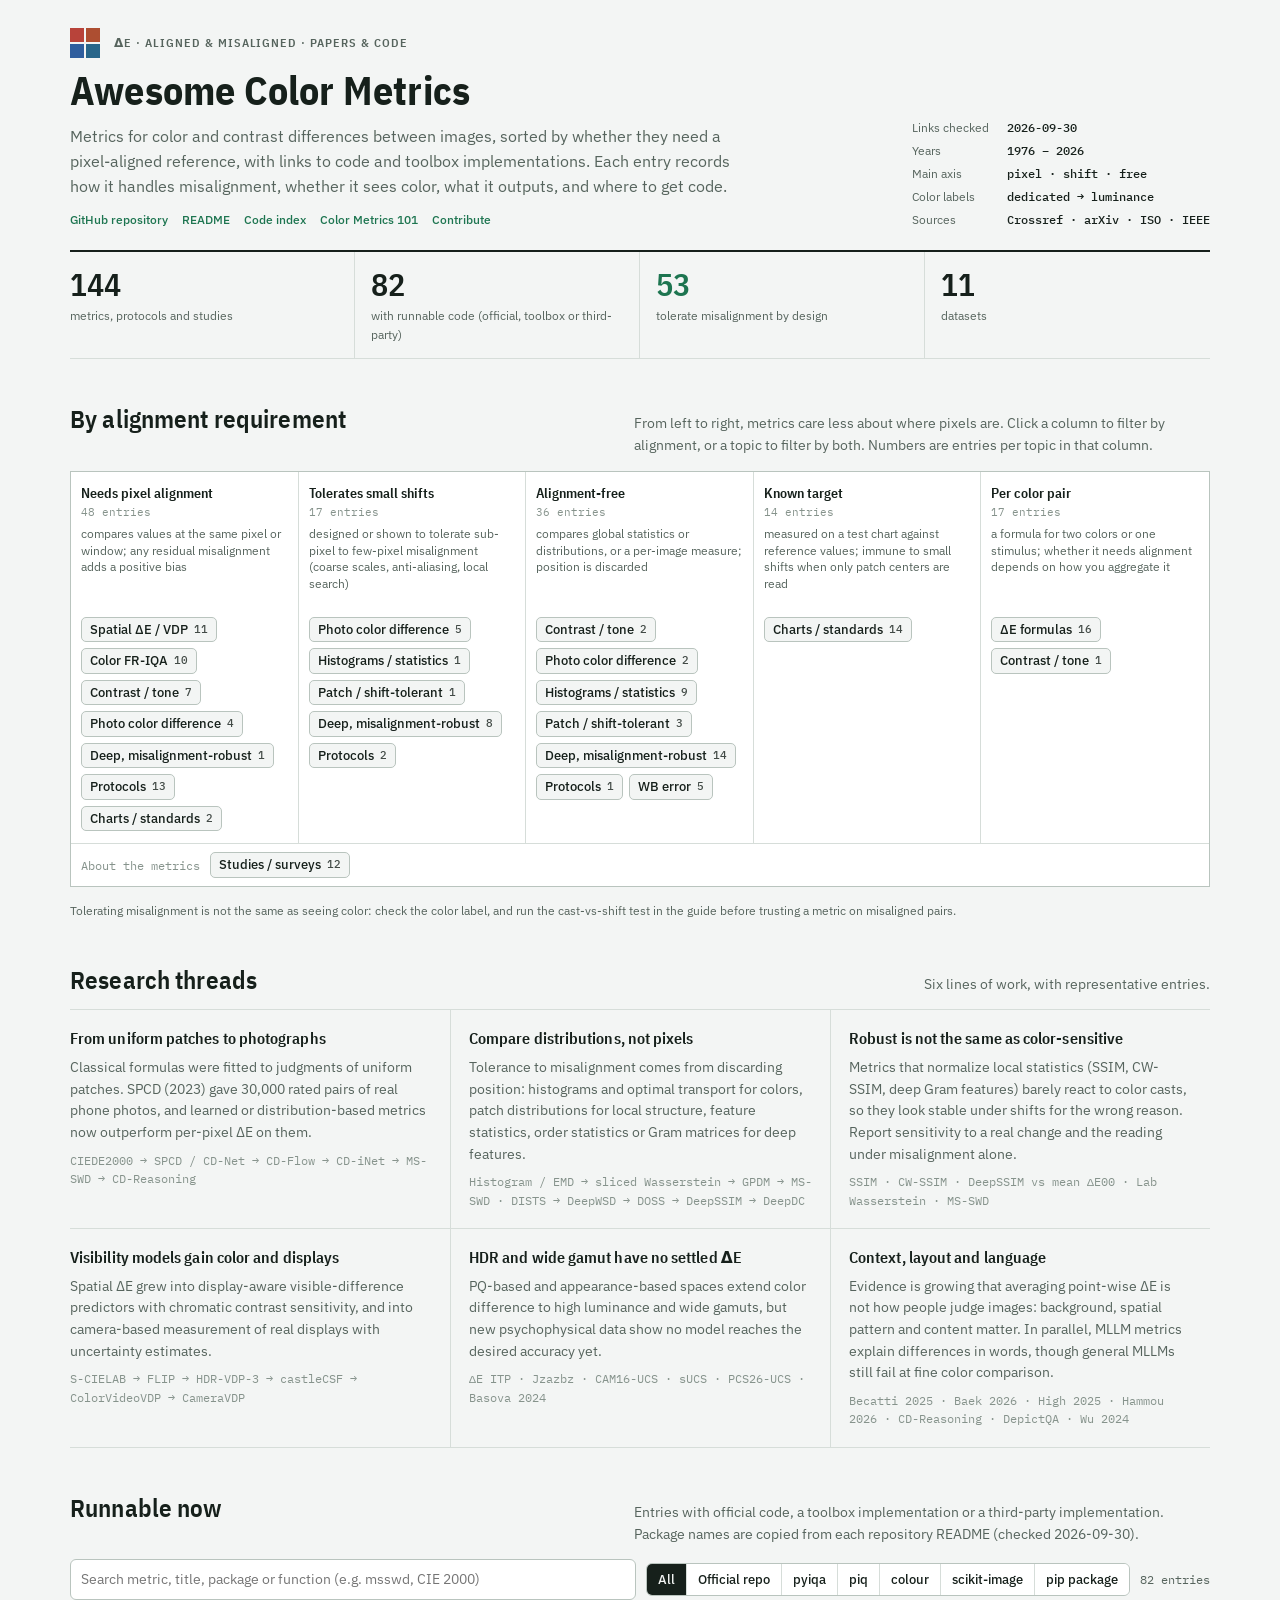
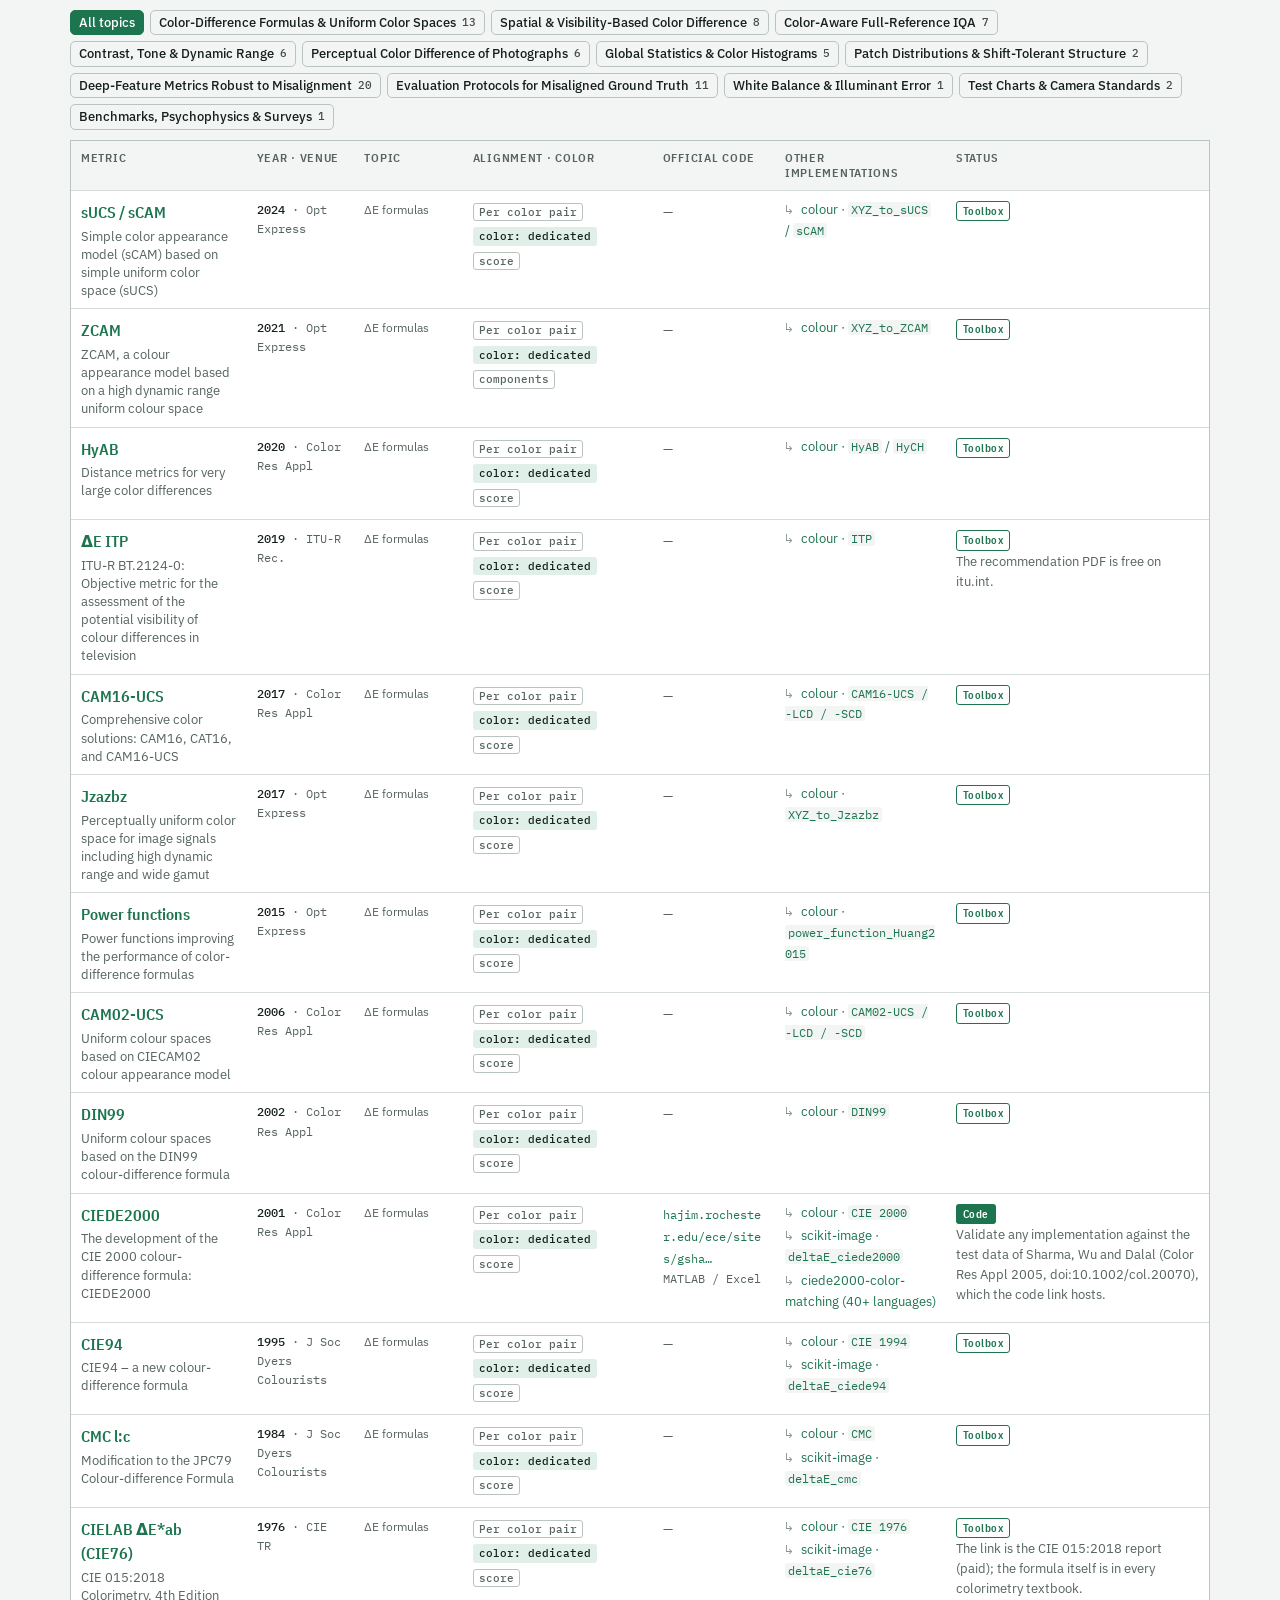
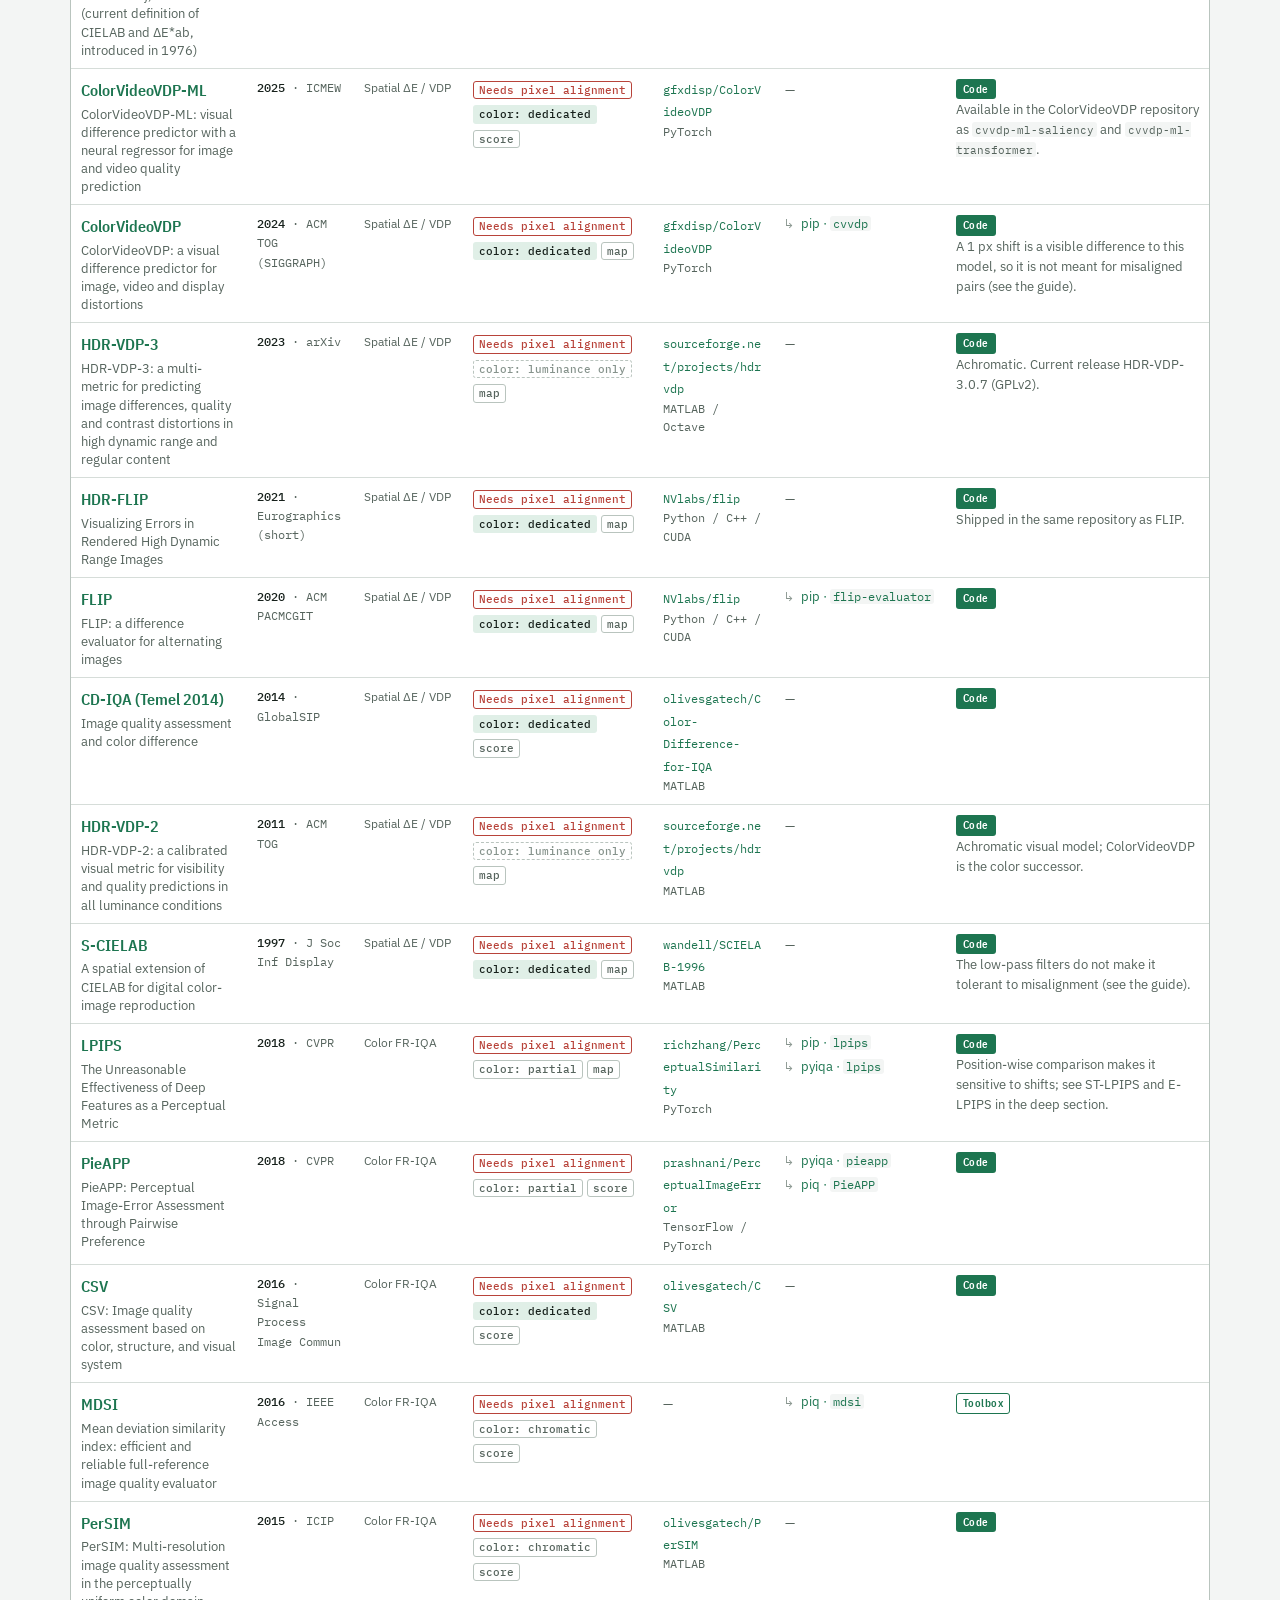
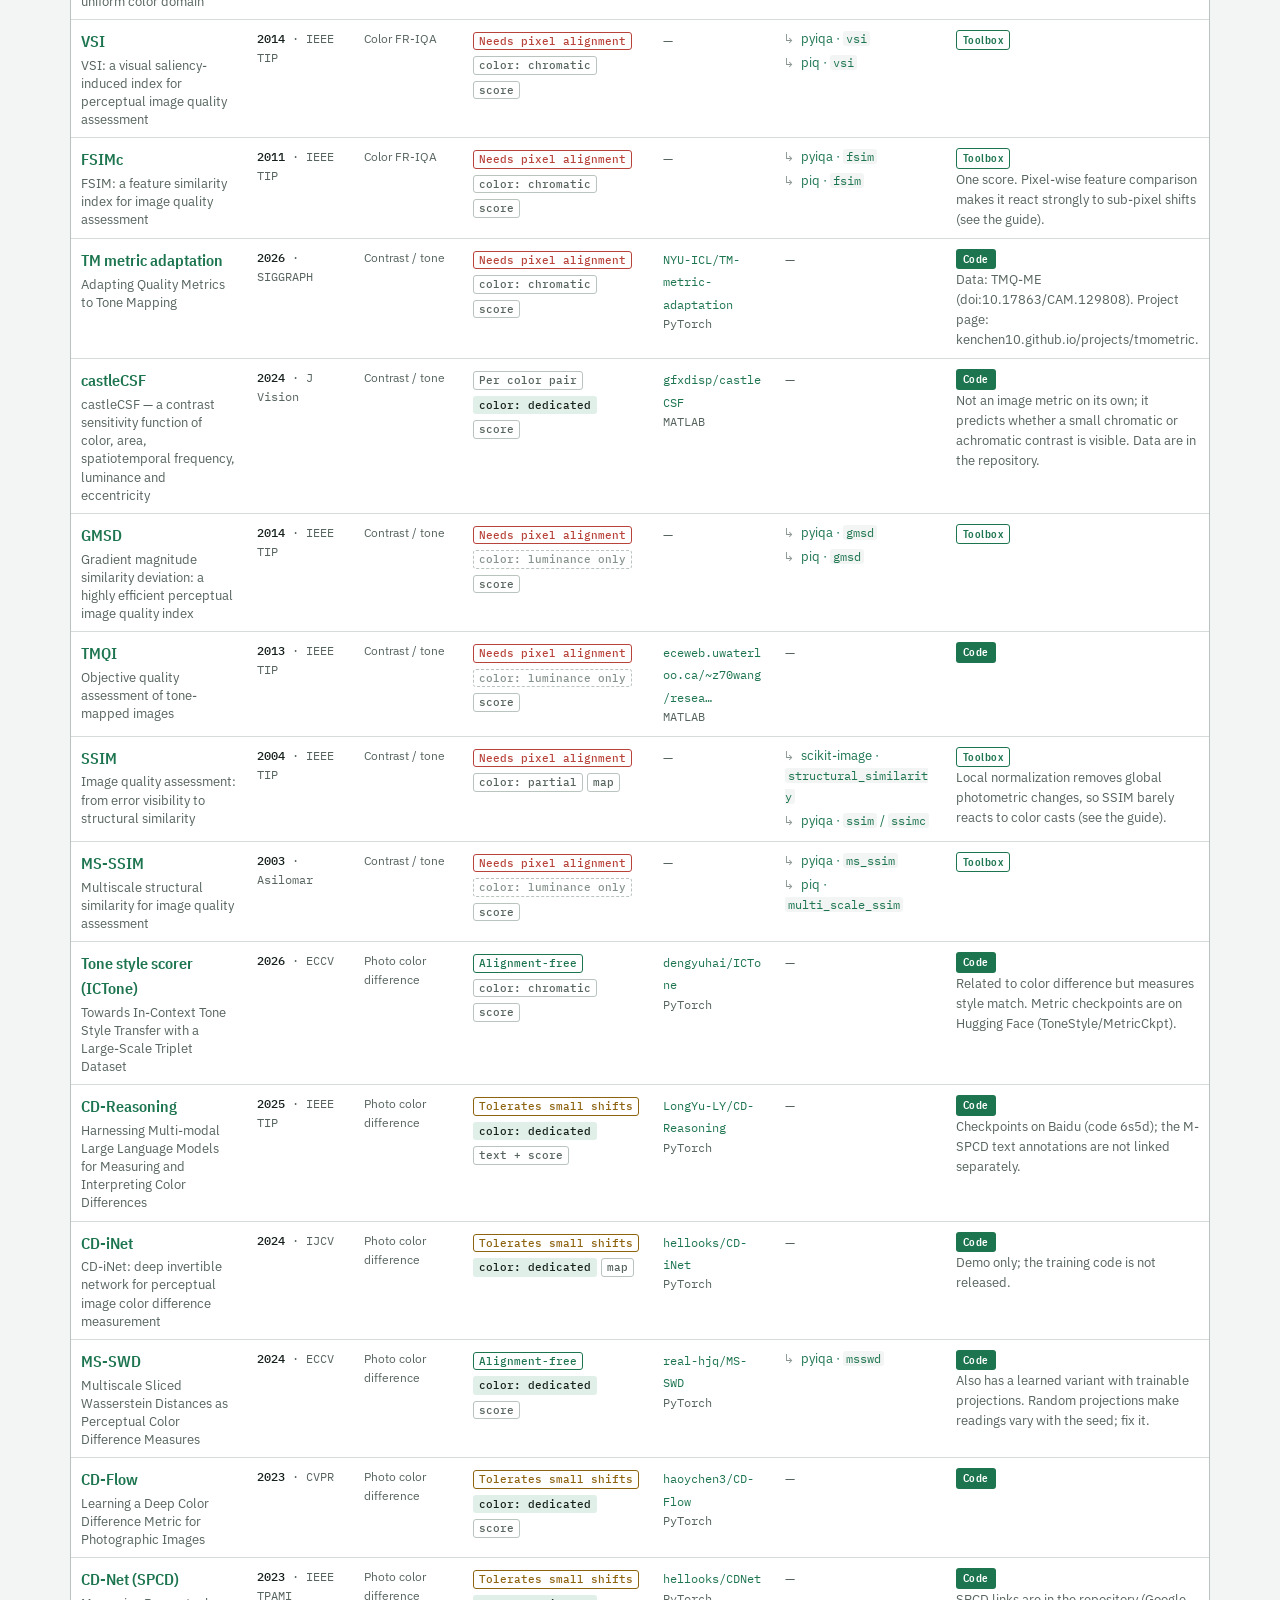
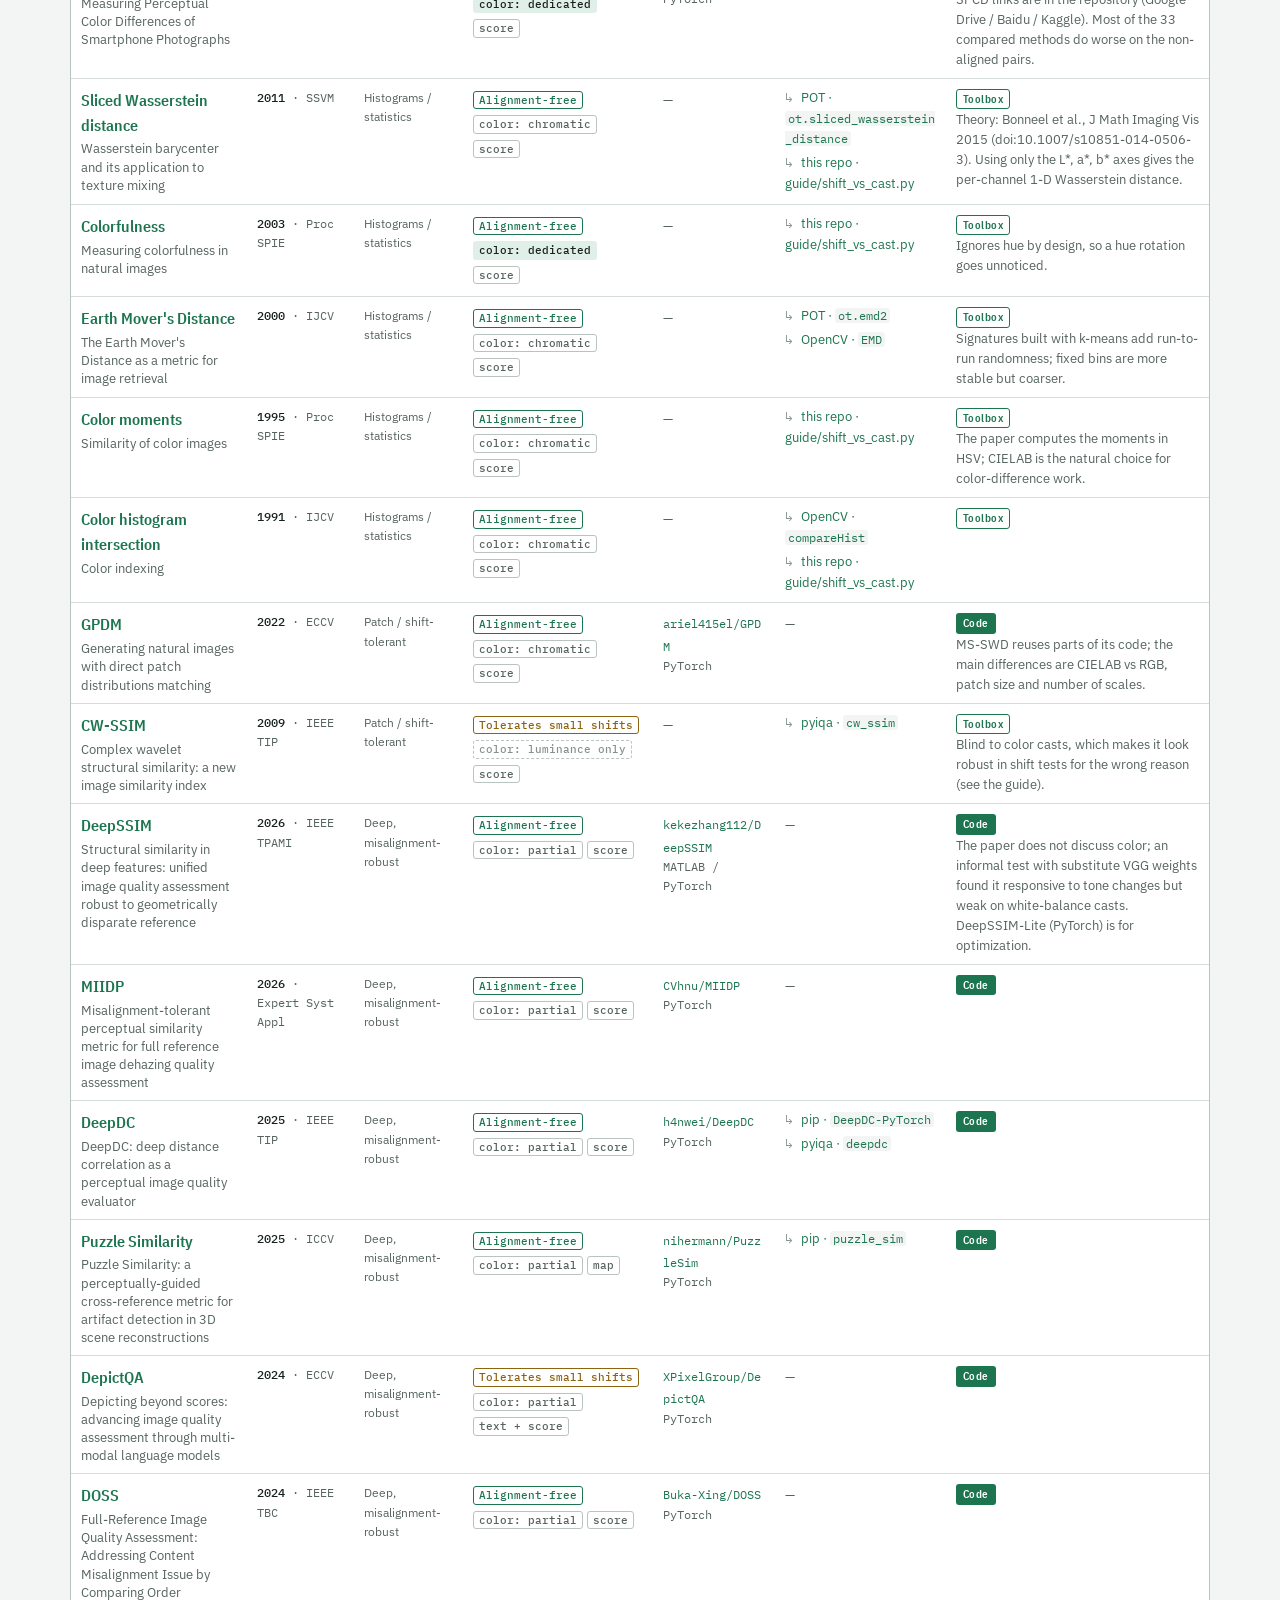
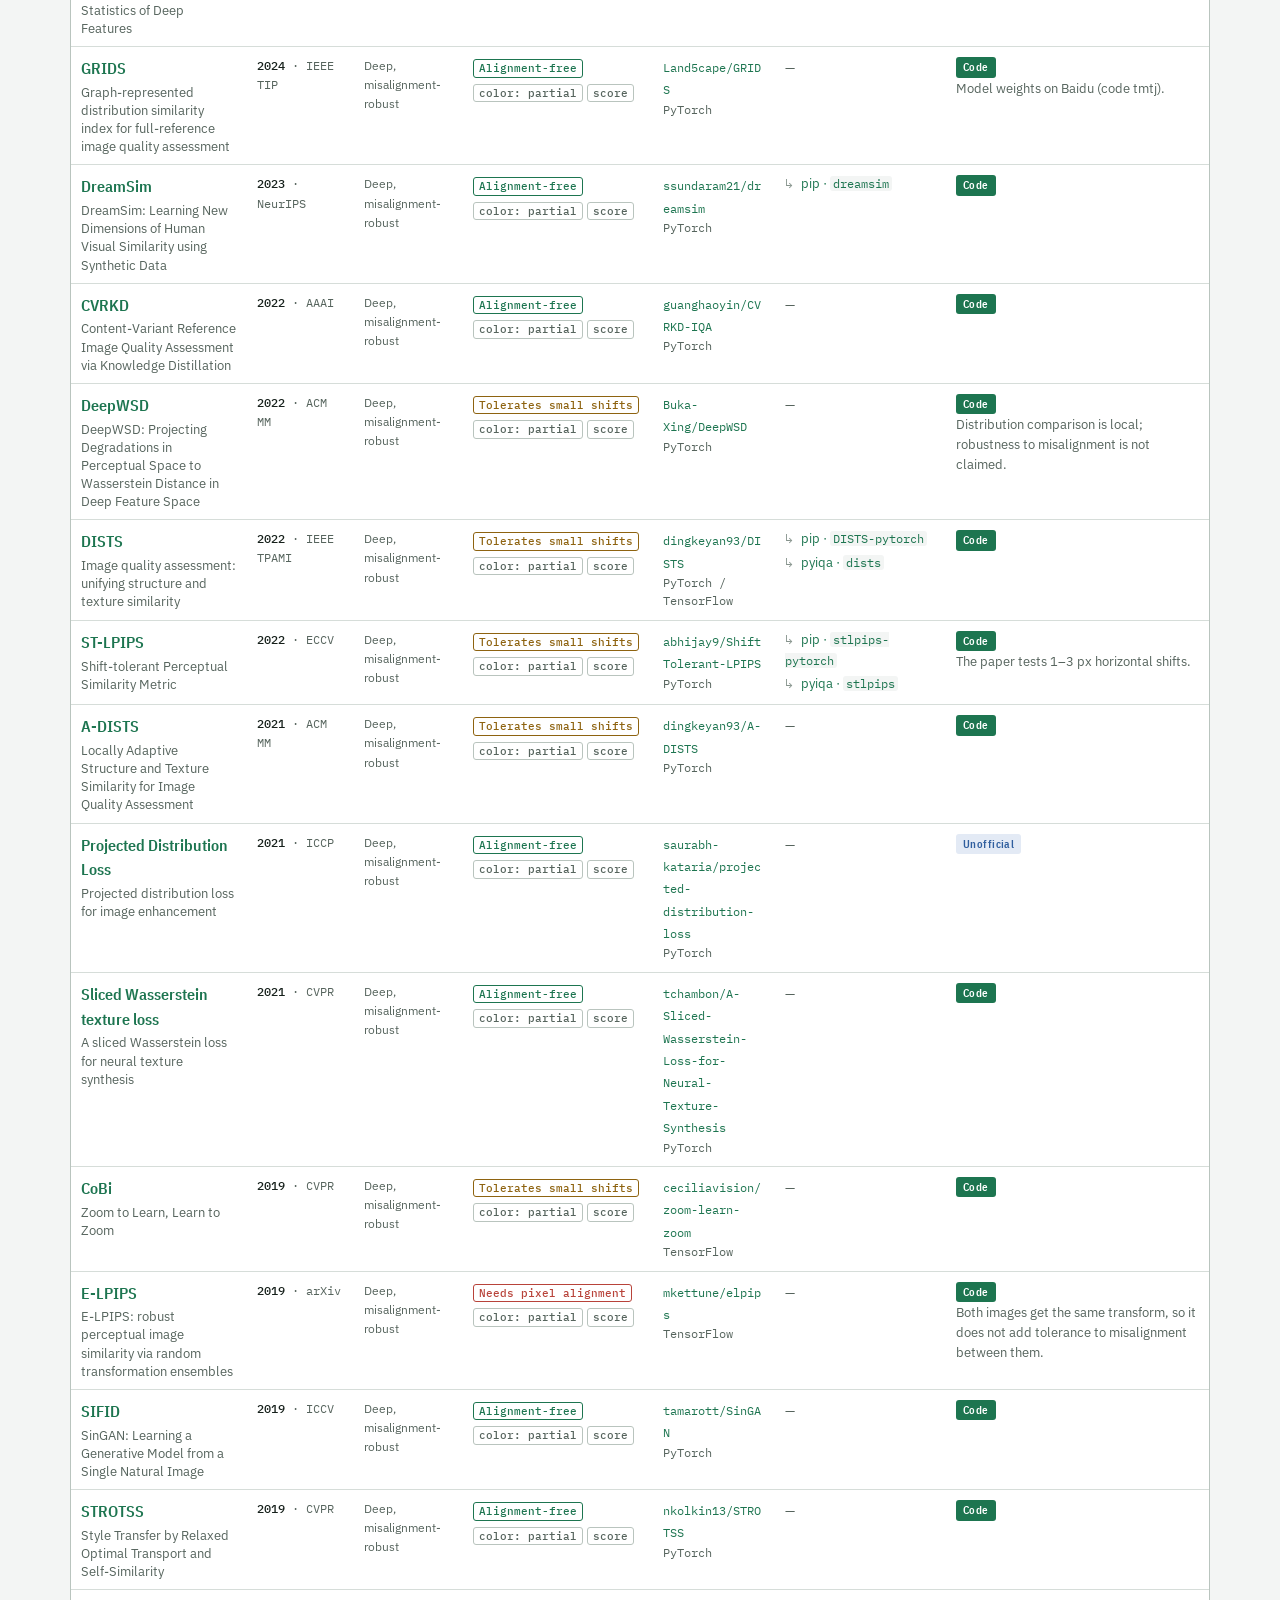
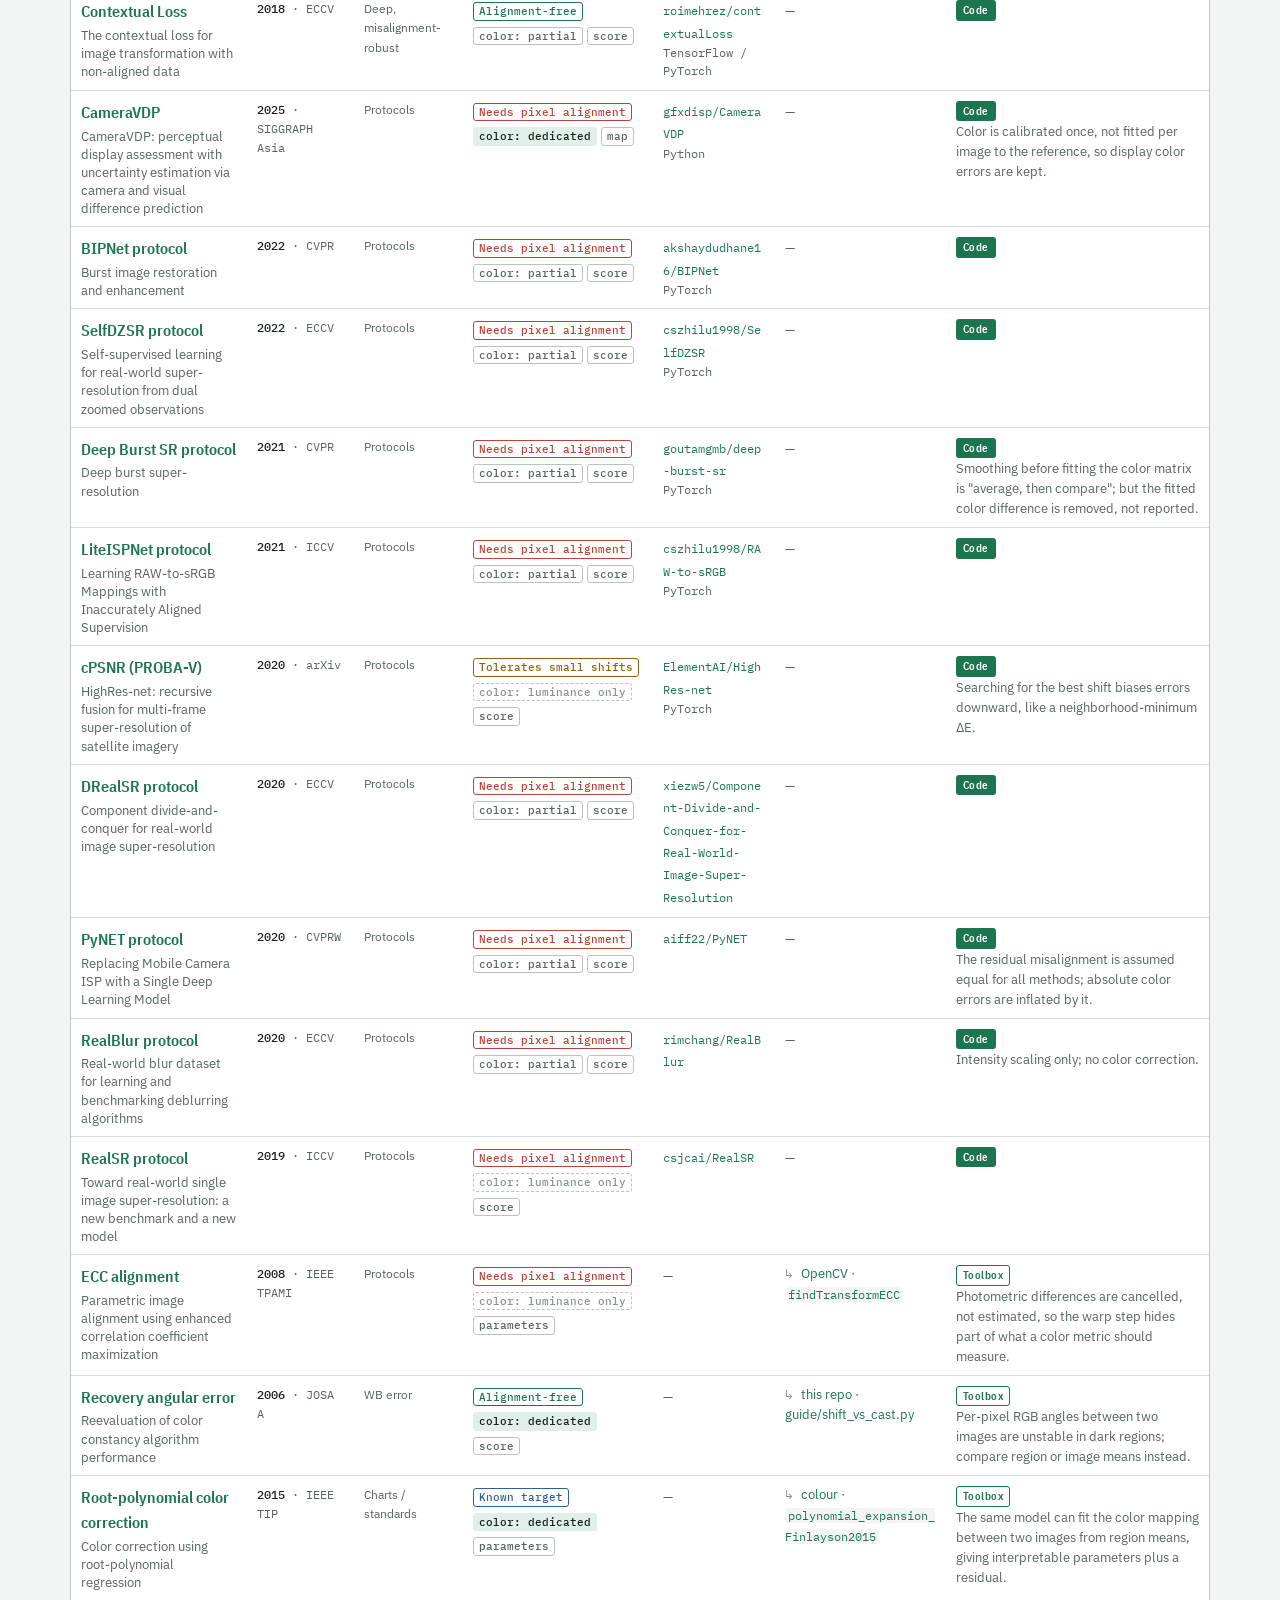
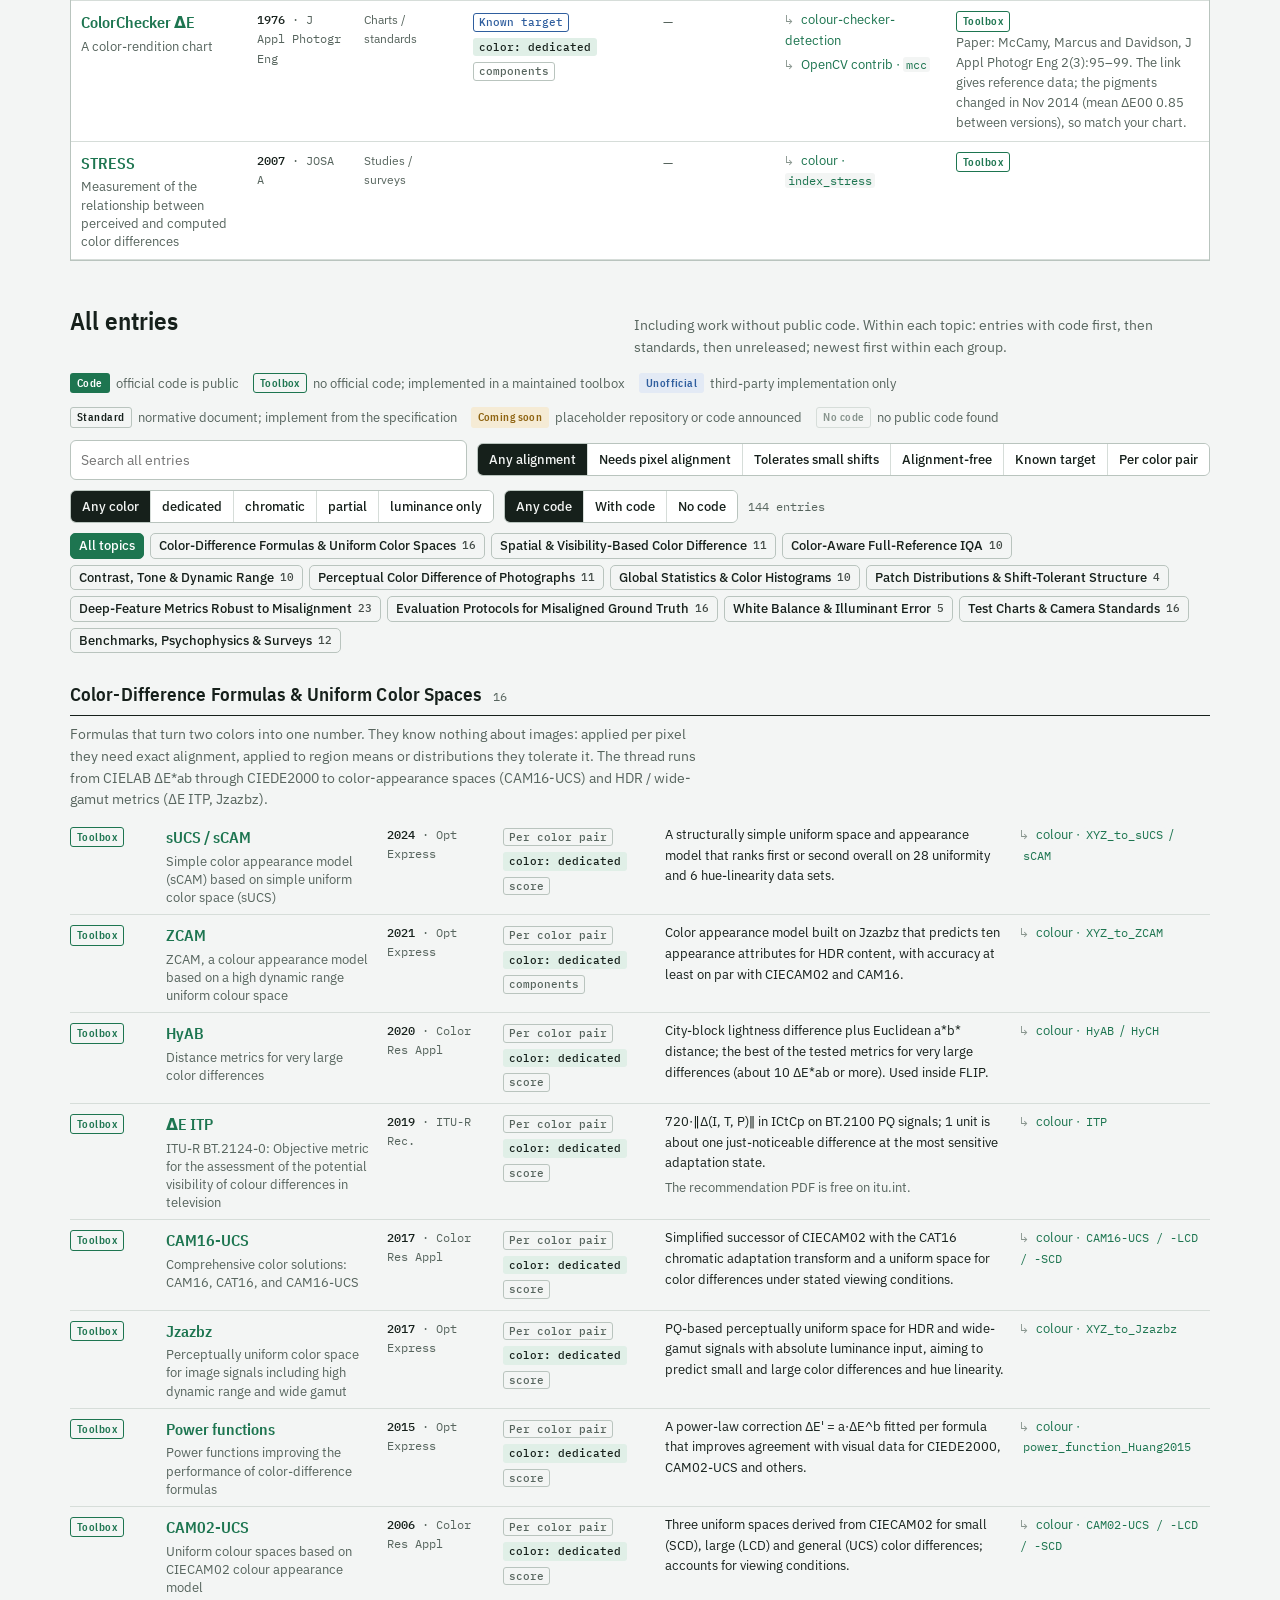
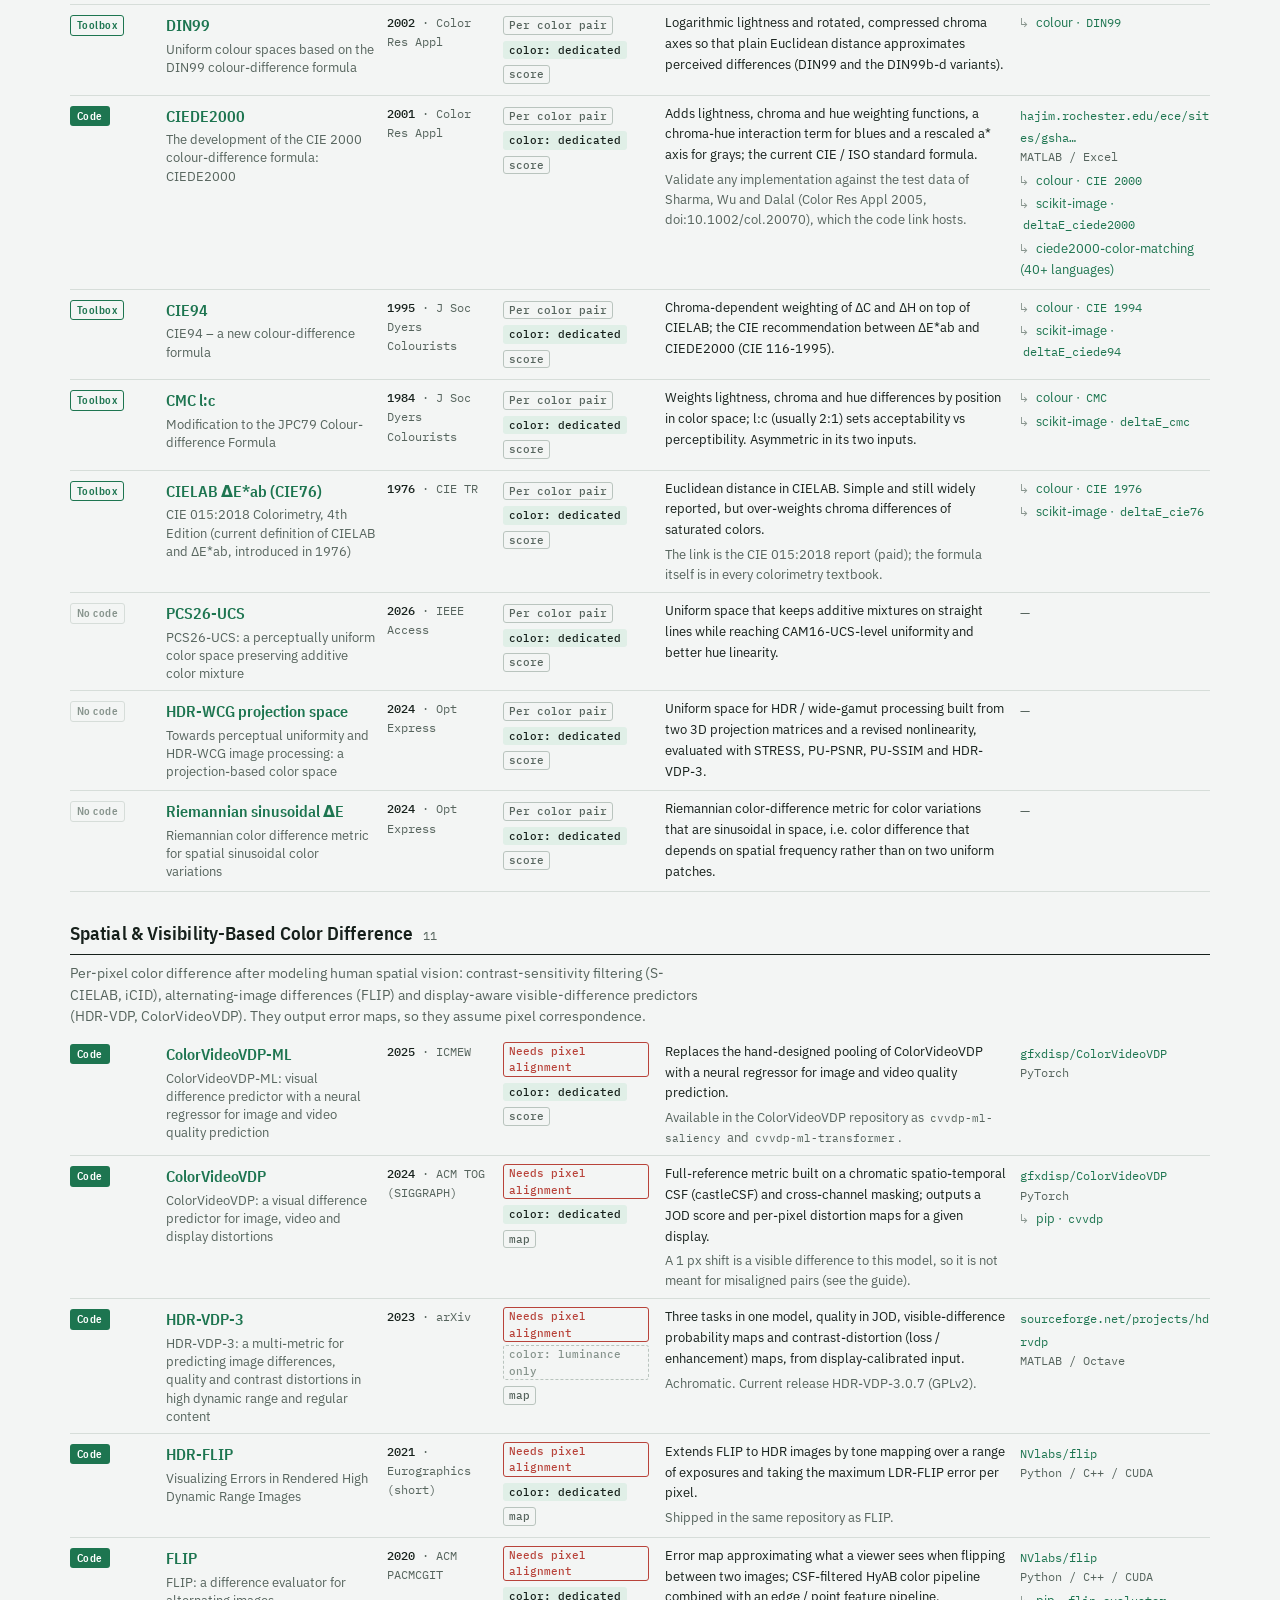
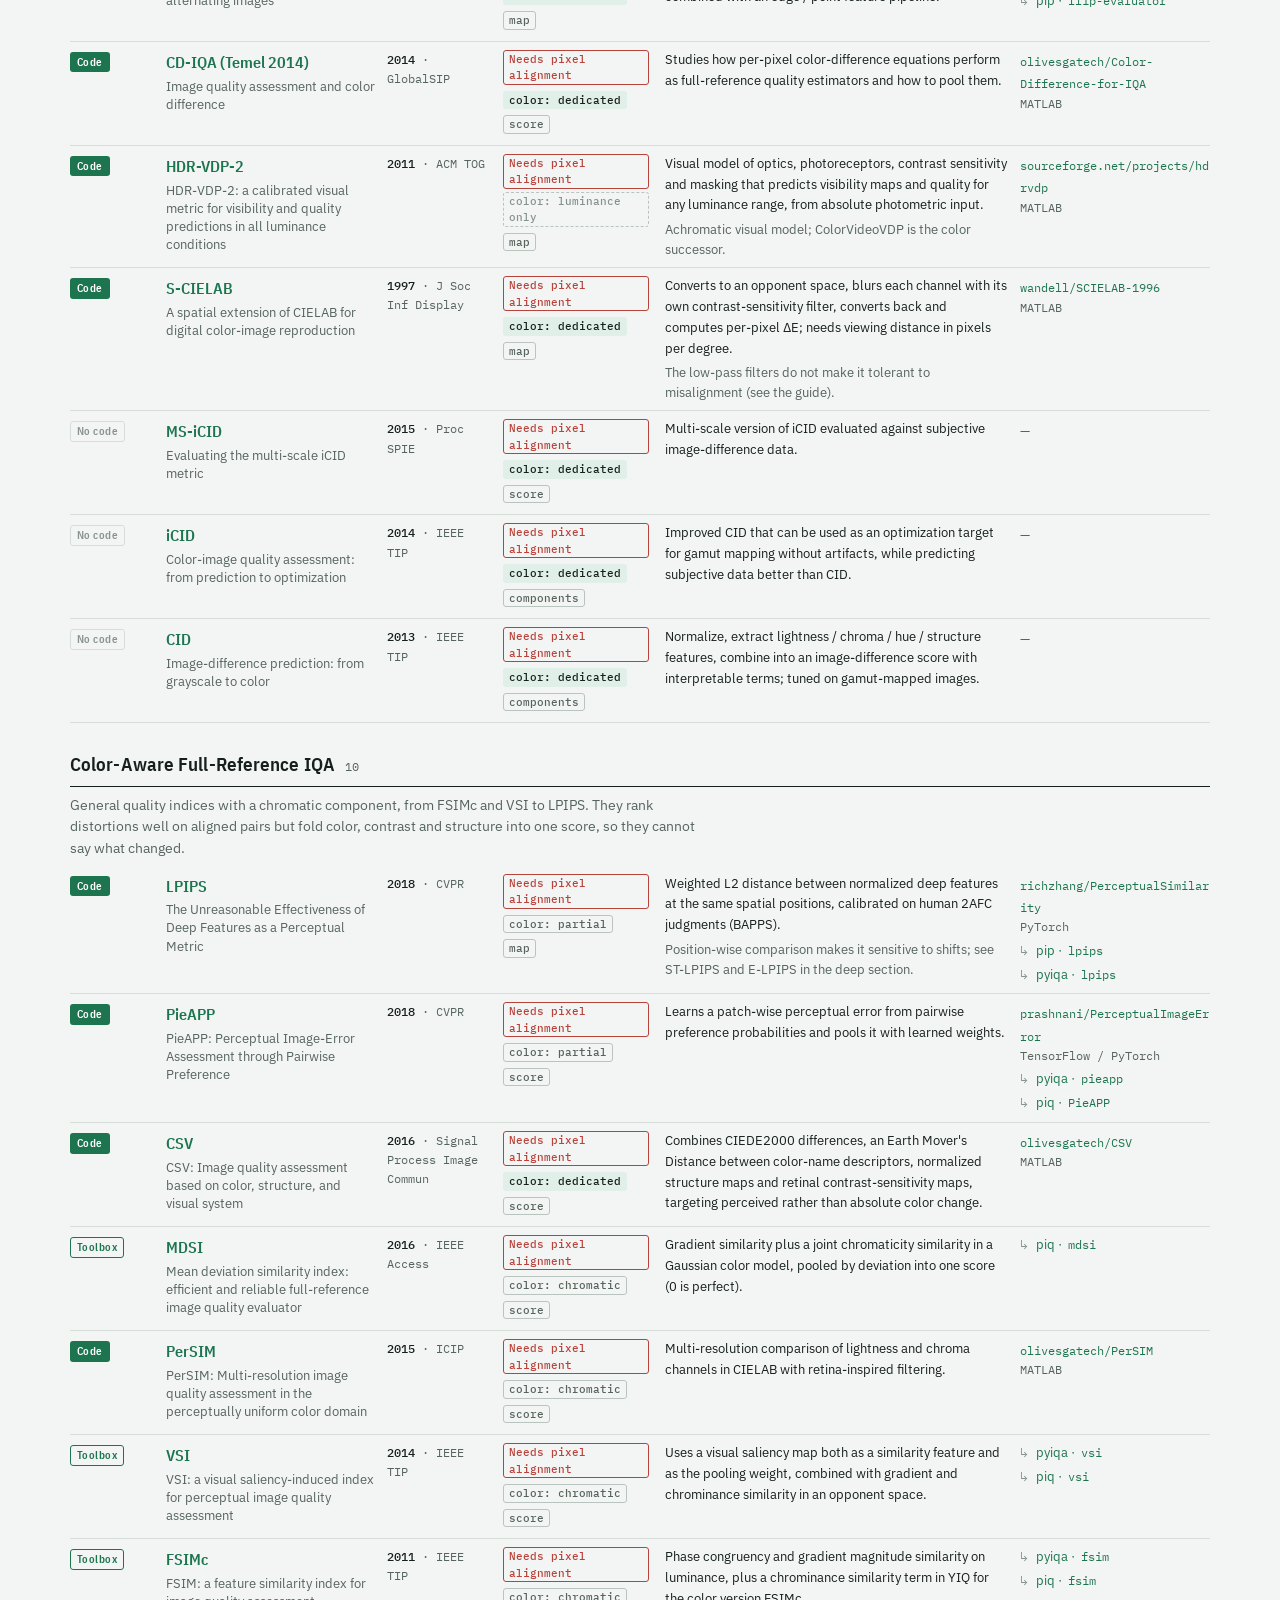
<file: docs/index-1.html>
<!doctype html>
<html lang="en">
<head>
<meta charset="utf-8">
<meta name="viewport" content="width=device-width, initial-scale=1, viewport-fit=cover">
<title>Awesome Color Metrics</title>
<meta name="description" content="144 color and contrast metrics sorted by whether they need pixel-aligned references, with links to papers, code and toolbox implementations (checked 2026-09-30).">
<link rel="preconnect" href="https://fonts.googleapis.com">
<link rel="preconnect" href="https://fonts.gstatic.com" crossorigin>
<link rel="stylesheet" href="https://fonts.googleapis.com/css2?family=IBM+Plex+Mono:wght@400;500&family=IBM+Plex+Sans+Condensed:wght@500;600;700&family=IBM+Plex+Sans:wght@400;500;600&display=swap">
<style>
/* Layout: a measurement datasheet — spec header, the alignment strip as the index, then dense reference tables. */
:root{
  --bg:#F3F5F4; --surface:#FFFFFF; --ink:#16201B; --muted:#56645D; --faint:#86938C; --line:#D6DDD9; --line-strong:#B9C4BE;
  --accent:#1D7550; --accent-ink:#FFFFFF; --accent-soft:#E0EFE7;
  --bayer-r:#B8433A; --bayer-g:#1D7550; --bayer-b:#2F5E9E;
  --amber:#8E6310; --amber-soft:#F5EBD5; --blue:#2F5E9E; --blue-soft:#E3EAF5;
  --f-display:"IBM Plex Sans Condensed",system-ui,sans-serif;
  --f-body:"IBM Plex Sans",system-ui,sans-serif;
  --f-mono:"IBM Plex Mono",ui-monospace,"SFMono-Regular",Menlo,Consolas,monospace;
  --s-1:12px; --s0:14px; --s1:15.5px; --s2:19px; --s3:25px; --s4:40px;
}
@media (prefers-color-scheme: dark){ :root:not([data-theme="light"]){
  --bg:#0E1412; --surface:#151D1A; --ink:#E2E9E5; --muted:#9AA8A1; --faint:#6F7D76; --line:#26312D; --line-strong:#384641;
  --accent:#5CC495; --accent-ink:#06140E; --accent-soft:#163428;
  --bayer-r:#E0776C; --bayer-g:#5CC495; --bayer-b:#7FA6E4;
  --amber:#DDB05A; --amber-soft:#35291A; --blue:#8FB2EA; --blue-soft:#1B2638; color-scheme:dark; } }
:root[data-theme="dark"]{
  --bg:#0E1412; --surface:#151D1A; --ink:#E2E9E5; --muted:#9AA8A1; --faint:#6F7D76; --line:#26312D; --line-strong:#384641;
  --accent:#5CC495; --accent-ink:#06140E; --accent-soft:#163428;
  --bayer-r:#E0776C; --bayer-g:#5CC495; --bayer-b:#7FA6E4;
  --amber:#DDB05A; --amber-soft:#35291A; --blue:#8FB2EA; --blue-soft:#1B2638; color-scheme:dark; }
*{box-sizing:border-box}
body{background:var(--bg);color:var(--ink);font-family:var(--f-body);font-size:var(--s0);line-height:1.6;margin:0}
.wrap{max-width:1180px;margin:0 auto;padding-inline:20px;padding-block:28px 64px}
a{color:var(--accent);text-decoration:none;text-underline-offset:2px}
a:hover{text-decoration:underline}
a:focus-visible,button:focus-visible,input:focus-visible{outline:2px solid var(--accent);outline-offset:2px;border-radius:3px}
h1,h2,h3{font-family:var(--f-display);text-wrap:balance;margin:0;letter-spacing:.005em}
h2{font-size:var(--s3);font-weight:600;line-height:1.25}
h3{font-size:var(--s2);font-weight:600}
p{margin:0}
.mono{font-family:var(--f-mono)}
.label{font-family:var(--f-display);font-size:var(--s-1);font-weight:600;letter-spacing:.08em;text-transform:uppercase;color:var(--muted)}

/* header */
header.sheet{display:grid;grid-template-columns:minmax(0,1fr) auto;gap:24px;align-items:end;border-bottom:2px solid var(--ink);padding-bottom:20px}
.brand{display:flex;gap:14px;align-items:center}
.cfa{display:grid;grid-template-columns:repeat(2,14px);gap:2px;flex:none}
.cfa i{width:14px;height:14px;display:block}
.cfa i:nth-child(1){background:var(--bayer-r)} .cfa i:nth-child(2){background:color-mix(in oklab,var(--bayer-r) 72%,var(--amber))} .cfa i:nth-child(3){background:var(--bayer-b)} .cfa i:nth-child(4){background:color-mix(in oklab,var(--bayer-b) 72%,var(--bayer-g))}
h1{font-size:var(--s4);font-weight:700;line-height:1.1}
.lede{margin-top:12px;max-width:68ch;color:var(--muted);font-size:var(--s1)}
.spec{display:grid;grid-template-columns:repeat(2,auto);gap:4px 18px;font-size:var(--s-1);color:var(--muted);white-space:nowrap}
.spec b{font-family:var(--f-mono);font-weight:500;color:var(--ink)}
.stats{display:grid;grid-template-columns:repeat(4,minmax(0,1fr));border-bottom:1px solid var(--line)}
.stat{padding:16px 0 14px;border-right:1px solid var(--line);padding-inline:16px}
.stat:first-child{padding-left:0}.stat:last-child{border-right:0}
.stat .v{font-family:var(--f-display);font-size:32px;font-weight:600;line-height:1;font-variant-numeric:tabular-nums}
.stat .k{margin-top:6px;font-size:var(--s-1);color:var(--muted)}
.stat.hl .v{color:var(--accent)}

section{margin-top:44px}
.sec-head{display:flex;justify-content:space-between;align-items:baseline;gap:16px;flex-wrap:wrap;margin-bottom:14px}
.sec-head p{color:var(--muted);max-width:72ch}

/* alignment strip */
.pipe-scroll{overflow-x:auto;padding-bottom:6px}
.pipe{min-width:900px;display:grid;grid-template-columns:repeat(5,minmax(0,1fr));gap:0;border:1px solid var(--line-strong);background:var(--surface)}
.stage{padding:10px 10px 8px;border-right:1px solid var(--line);min-width:0}
.stage:nth-child(5){border-right:0}
.stage{cursor:pointer;text-align:left;display:flex;flex-direction:column;justify-content:flex-start;font:inherit;color:inherit;background:transparent;border-top:0;border-bottom:0;border-left:0}
.stage:hover .sn{color:var(--accent)}
.stage[aria-pressed="true"]{background:var(--accent-soft)}
.stage .sd{font-size:12px;color:var(--muted);line-height:1.4;margin-top:4px}
.lane{padding:4px 10px 12px;border-right:1px solid var(--line);display:flex;flex-wrap:wrap;gap:6px;align-content:flex-start;min-width:0}
.lane.last{border-right:0}
.lane .cat-chip{white-space:normal}
.stage .sn{font-family:var(--f-display);font-weight:600;font-size:var(--s0)}
.stage .sx{font-family:var(--f-mono);font-size:11px;color:var(--faint)}
.stage .bar{height:4px;border-radius:2px;margin-top:8px;background:var(--line)}
.stage .bar i{display:block;height:100%;border-radius:2px;background:var(--accent)}
.span{grid-column:1 / -1;border-top:1px solid var(--line);padding:8px 10px;display:flex;gap:10px;align-items:center;flex-wrap:wrap}
.span .arrow{font-family:var(--f-mono);font-size:12px;color:var(--faint)}
.cat-chip{display:inline-flex;align-items:center;gap:6px;border:1px solid var(--line-strong);background:var(--bg);color:var(--ink);border-radius:5px;padding:3px 8px;font:500 12.5px/1.4 var(--f-body);cursor:pointer;text-align:left;white-space:nowrap}
.cat-chip:hover{border-color:var(--accent)}
.cat-chip[aria-pressed="true"]{background:var(--accent);border-color:var(--accent);color:var(--accent-ink)}
.cat-chip .n{font-family:var(--f-mono);font-size:11px;opacity:.8}
.pipe-note{margin-top:8px;font-size:var(--s-1);color:var(--muted)}

/* trends */
.trends{display:grid;grid-template-columns:repeat(3,minmax(0,1fr));gap:0;border-top:1px solid var(--line)}
.trend{padding:16px 18px 18px 0;border-bottom:1px solid var(--line)}
.trend:nth-child(3n+2),.trend:nth-child(3n){padding-left:18px;border-left:1px solid var(--line)}
.trend h3{font-size:var(--s1);margin-bottom:6px}
.trend p{color:var(--muted);font-size:13.5px}
.trend .ex{margin-top:8px;font-family:var(--f-mono);font-size:11.5px;color:var(--faint)}

/* controls */
.controls{display:flex;gap:10px;flex-wrap:wrap;align-items:center;margin:12px 0 10px}
.controls input[type=search]{flex:1 1 240px;min-width:0;border:1px solid var(--line-strong);background:var(--surface);color:var(--ink);border-radius:6px;padding:8px 10px;font:inherit}
.seg{display:inline-flex;flex-wrap:wrap;max-width:100%;border:1px solid var(--line-strong);border-radius:6px;overflow:hidden}
.seg button{border:0;background:var(--surface);color:var(--ink);padding:7px 11px;font:500 13px var(--f-body);cursor:pointer;border-right:1px solid var(--line);white-space:nowrap}
.seg button:last-child{border-right:0}
.seg button[aria-pressed="true"]{background:var(--ink);color:var(--bg)}
.chips{display:flex;gap:6px;flex-wrap:wrap}
.chips .cat-chip{white-space:normal;max-width:100%}
.count{font-family:var(--f-mono);font-size:12px;color:var(--muted)}

/* tables */
.tbl-scroll{overflow-x:auto;border:1px solid var(--line-strong);background:var(--surface)}
table{border-collapse:collapse;width:100%;min-width:1040px}
th,td{text-align:left;vertical-align:top;padding:9px 10px;border-bottom:1px solid var(--line)}
th{font:600 12px/1.3 var(--f-display);letter-spacing:.06em;text-transform:uppercase;color:var(--muted);background:var(--bg);position:sticky;top:0;z-index:1}
tbody tr:hover td{background:color-mix(in srgb,var(--accent-soft) 45%,transparent)}
td.m{white-space:nowrap}
.mname{font-family:var(--f-display);font-weight:600;font-size:var(--s1)}
.mtitle{display:block;color:var(--muted);font-size:12.5px;line-height:1.45;margin-top:2px}
.venue{font-family:var(--f-mono);font-size:12px;color:var(--muted)}
.venue b{color:var(--ink);font-weight:500}
.wl{display:flex;flex-direction:column;gap:3px}
.wl a{font-size:13px;word-break:break-word}
.wl a::before{content:"↳ ";font-family:var(--f-mono);color:var(--faint)}
code{font-family:var(--f-mono);font-size:.9em;background:var(--bg);border-radius:3px;padding:0 3px}
.code a{font-family:var(--f-mono);font-size:12px;overflow-wrap:anywhere;word-break:normal}
.note{color:var(--muted);font-size:12.5px}
.fw{font-family:var(--f-mono);font-size:11.5px;color:var(--muted)}
.cattag{font-size:12px;color:var(--muted)}
.pill{display:inline-block;font:600 11px/1.5 var(--f-display);letter-spacing:.04em;border-radius:3px;padding:1px 6px;white-space:nowrap;border:1px solid transparent}
.st-C{background:var(--accent);color:var(--accent-ink)}
.st-T{border-color:var(--accent);color:var(--accent)}
.st-U{background:var(--blue-soft);color:var(--blue)}
.st-P{background:var(--bg);border-color:var(--line-strong);color:var(--ink)}
.st-S{background:var(--amber-soft);color:var(--amber)}
.st-N{color:var(--faint);border-color:var(--line)}
.tag{display:inline-block;font:500 11px/1.5 var(--f-mono);border-radius:3px;padding:0 5px;white-space:nowrap;border:1px solid var(--line-strong);color:var(--muted);margin:0 4px 3px 0}
.props .tag{white-space:normal}
.al-pixel{border-color:var(--bayer-r);color:var(--bayer-r)}
.al-shift{border-color:var(--amber);color:var(--amber)}
.al-free{border-color:var(--accent);color:var(--accent)}
.al-chart{border-color:var(--blue);color:var(--blue)}
.co-dedicated{background:var(--accent-soft);color:var(--ink);border-color:transparent}
.co-luminance{color:var(--faint);border-style:dashed}
.legend{display:flex;gap:14px;flex-wrap:wrap;font-size:12.5px;color:var(--muted);align-items:center}
.legend span{display:inline-flex;gap:6px;align-items:center}
.empty{padding:28px;text-align:center;color:var(--muted)}

/* full list */
.group{margin-top:26px}
.group h3{display:flex;gap:10px;align-items:baseline;border-bottom:1px solid var(--ink);padding-bottom:6px}
.group h3 .n{font-family:var(--f-mono);font-size:12px;color:var(--muted);font-weight:400}
.group p.gdesc{color:var(--muted);font-size:13.5px;margin:8px 0 6px;max-width:80ch}
.rows{display:flex;flex-direction:column}
.row{display:grid;grid-template-columns:84px minmax(0,1.1fr) 104px 150px minmax(0,1.8fr) minmax(0,1fr);gap:12px;padding:8px 0;border-bottom:1px solid var(--line);align-items:start}
.row > *{min-width:0}
.row .s{font-size:13px;color:var(--ink)}
.row .code a{font-size:11.5px}

/* datasets & project */
.ds td:first-child{font-weight:600}
.cols2{display:grid;grid-template-columns:minmax(0,1fr) minmax(0,1fr);gap:28px}
.plist{margin:0;padding:0;list-style:none;border-top:1px solid var(--line)}
.plist li{padding:10px 0;border-bottom:1px solid var(--line);display:grid;grid-template-columns:150px minmax(0,1fr);gap:12px}
.plist li b{font-family:var(--f-display);font-weight:600}
.plist li span{color:var(--muted);font-size:13.5px}
.method{color:var(--muted);font-size:13.5px;max-width:80ch;display:flex;flex-direction:column;gap:8px}
footer{margin-top:48px;padding-top:14px;border-top:1px solid var(--line);font-size:12px;color:var(--faint);display:flex;justify-content:space-between;gap:12px;flex-wrap:wrap}

@media (max-width:860px){
  header.sheet{grid-template-columns:1fr}
  .spec{white-space:normal}
  .stats{grid-template-columns:repeat(2,minmax(0,1fr))}
  .stat:nth-child(2){border-right:0}.stat:nth-child(3){padding-left:0}
  .trends{grid-template-columns:1fr}
  .trend,.trend:nth-child(3n+2),.trend:nth-child(3n){padding-left:0;border-left:0}
  .cols2{grid-template-columns:1fr}
  .row{grid-template-columns:84px minmax(0,1fr);gap:4px 10px}
  .row .s,.row .cc,.row .props{grid-column:2}
  .row .venue{grid-column:2}
  h1{font-size:31px}
  .plist li{grid-template-columns:1fr;gap:2px}
}
@media (prefers-reduced-motion:no-preference){ .cat-chip,.seg button{transition:background-color .15s,border-color .15s,color .15s} }

.toplinks{display:flex;gap:14px;flex-wrap:wrap;font-size:var(--s-1);margin-top:12px}
.toplinks a{font-weight:500}
.tools{display:grid;grid-template-columns:repeat(2,minmax(0,1fr));gap:0 28px}
.tools h3{font-size:var(--s1);margin:14px 0 4px}
.tools ul{margin:0;padding:0;list-style:none;border-top:1px solid var(--line)}
.tools li{padding:8px 0;border-bottom:1px solid var(--line);font-size:13.5px;color:var(--muted)}
.tools li a{font-family:var(--f-display);font-weight:600;font-size:var(--s0);margin-right:6px}
</style>
</head>
<body>
<div class="wrap">
<header class="sheet">
  <div>
    <div class="brand"><span class="cfa" aria-hidden="true"><i></i><i></i><i></i><i></i></span><span class="label">ΔE · aligned &amp; misaligned · papers &amp; code</span></div>
    <h1 style="margin-top:10px">Awesome Color Metrics</h1>
    <p class="lede">Metrics for color and contrast differences between images, sorted by whether they need a pixel-aligned reference, with links to code and toolbox implementations. Each entry records how it handles misalignment, whether it sees color, what it outputs, and where to get code.</p>
    <nav class="toplinks" aria-label="Repository links"><a href="https://github.com/RoryLi98/Awesome-Color-Metrics">GitHub repository</a><a href="https://github.com/RoryLi98/Awesome-Color-Metrics/blob/main/README.md">README</a><a href="https://github.com/RoryLi98/Awesome-Color-Metrics/blob/main/CODE.md">Code index</a><a href="https://github.com/RoryLi98/Awesome-Color-Metrics/blob/main/guide/color-metrics-101.md">Color Metrics 101</a><a href="https://github.com/RoryLi98/Awesome-Color-Metrics/blob/main/CONTRIBUTING.md">Contribute</a></nav>
  </div>
  <div class="spec" aria-label="Scope">
    <span>Links checked</span><b>2026-09-30</b>
    <span>Years</span><b>1976 – 2026</b>
    <span>Main axis</span><b>pixel · shift · free</b>
    <span>Color labels</span><b>dedicated → luminance</b>
    <span>Sources</span><b>Crossref · arXiv · ISO · IEEE</b>
  </div>
</header>
<div class="stats">
  <div class="stat"><div class="v">144</div><div class="k">metrics, protocols and studies</div></div>
  <div class="stat"><div class="v">82</div><div class="k">with runnable code (official, toolbox or third-party)</div></div>
  <div class="stat hl"><div class="v">53</div><div class="k">tolerate misalignment by design</div></div>
  <div class="stat"><div class="v">11</div><div class="k">datasets</div></div>
</div>

<section id="map">
  <div class="sec-head"><h2>By alignment requirement</h2><p>From left to right, metrics care less about where pixels are. Click a column to filter by alignment, or a topic to filter by both. Numbers are entries per topic in that column.</p></div>
  <div class="pipe-scroll"><div class="pipe" id="pipe"></div></div>
  <p class="pipe-note">Tolerating misalignment is not the same as seeing color: check the color label, and run the cast-vs-shift test in the guide before trusting a metric on misaligned pairs.</p>
</section>

<section id="trends">
  <div class="sec-head"><h2>Research threads</h2><p>Six lines of work, with representative entries.</p></div>
  <div class="trends" id="trendList"></div>
</section>

<section id="code">
  <div class="sec-head"><h2>Runnable now</h2><p>Entries with official code, a toolbox implementation or a third-party implementation. Package names are copied from each repository README (checked 2026-09-30).</p></div>
  <div class="controls">
    <input type="search" id="qC" placeholder="Search metric, title, package or function (e.g. msswd, CIE 2000)" aria-label="Search runnable metrics">
    <div class="seg" role="group" aria-label="Package">
      <button type="button" data-pkg="all" aria-pressed="true">All</button>
      <button type="button" data-pkg="official">Official repo</button>
      <button type="button" data-pkg="pyiqa">pyiqa</button>
      <button type="button" data-pkg="piq">piq</button>
      <button type="button" data-pkg="colour">colour</button>
      <button type="button" data-pkg="scikit-image">scikit-image</button>
      <button type="button" data-pkg="pip">pip package</button>
    </div>
    <span class="count" id="cC"></span>
  </div>
  <div class="chips" id="chipsC" aria-label="Filter by topic"></div>
  <div class="tbl-scroll" style="margin-top:10px">
    <table>
      <colgroup><col style="width:22%"><col style="width:10%"><col style="width:11%"><col style="width:12%"><col style="width:15%"><col style="width:20%"><col style="width:10%"></colgroup>
      <thead><tr><th>Metric</th><th>Year · venue</th><th>Topic</th><th>Alignment · color</th><th>Official code</th><th>Other implementations</th><th>Status</th></tr></thead>
      <tbody id="tbC"></tbody>
    </table>
  </div>
</section>

<section id="all">
  <div class="sec-head"><h2>All entries</h2><p>Including work without public code. Within each topic: entries with code first, then standards, then unreleased; newest first within each group.</p></div>
  <div class="legend" id="legend"></div>
  <div class="controls">
    <input type="search" id="qA" placeholder="Search all entries" aria-label="Search all entries">
    <div class="seg" role="group" aria-label="Alignment" id="segA"></div>
    <div class="seg" role="group" aria-label="Color sensitivity" id="segK"></div>
    <div class="seg" role="group" aria-label="Code">
      <button type="button" data-code="all" aria-pressed="true">Any code</button>
      <button type="button" data-code="CTU">With code</button>
      <button type="button" data-code="PSN">No code</button>
    </div>
    <span class="count" id="cA"></span>
  </div>
  <div class="chips" id="chipsA" aria-label="Filter by topic"></div>
  <div id="groups"></div>
</section>

<section id="datasets">
  <div class="sec-head"><h2>Datasets</h2><p>Download links from each dataset's website or the paper repository.</p></div>
  <div class="tbl-scroll">
    <table class="ds">
      <thead><tr><th>Dataset</th><th>Year</th><th>Source</th><th>Content</th><th>Size</th><th>Used for</th><th>Link</th></tr></thead>
      <tbody id="tbD"></tbody>
    </table>
  </div>
</section>

<section id="tools">
  <div class="sec-head"><h2>Tools &amp; libraries</h2><p>Color science libraries, IQA toolboxes, standalone difference tools and chart analysis.</p></div>
  <div class="tools" id="toolList"></div>
</section>

<section id="method">
  <div class="sec-head"><h2>How this list was built</h2></div>
  <div class="method">
    <p>A GitHub survey on 2026-09-30 found no curated list dedicated to color metrics; the closest, Awesome-Image-Quality-Assessment, has a two-entry "Color IQA" subsection. Entries here come from the reference lists and citing papers of SPCD, CD-Flow, CD-iNet, MS-SWD, CD-Reasoning, ColorVideoVDP, HyAB, iCID and DeepSSIM, Crossref keyword searches, the evaluation sections of learned-ISP, burst and real-world super-resolution papers, ISO / IEEE camera standards, and common toolboxes.</p>
    <p>Paper links were resolved through Crossref, arXiv or the publisher, and repository READMEs were read to confirm official code and package names, on 2026-09-30. Alignment labels follow what each paper claims or what its mechanism implies; “tolerates small shifts” means sub-pixel to a few pixels. A “partial” color label means the paper does not test color.</p>
    <p>Known gaps: not a systematic review; IEEE Xplore and ACM DL were not searched exhaustively. Out of scope: no-reference quality models without a color component, color constancy algorithms, colorization and color transfer, and video-only temporal metrics. Found a gap or a wrong label? <a href="https://github.com/RoryLi98/Awesome-Color-Metrics/blob/main/CONTRIBUTING.md">Contributions are welcome.</a></p>
  </div>
</section>

<footer><span>Awesome Color Metrics · generated from the YAML data in <a href="https://github.com/RoryLi98/Awesome-Color-Metrics">the repository</a> · CC0-1.0</span><span class="mono">data: 144 entries · 11 datasets · checked 2026-09-30</span></footer>
</div>

<script>
const P = [{"n":"CIELAB ΔE*ab (CIE76)","t":"CIE 015:2018 Colorimetry, 4th Edition (current definition of CIELAB and ΔE*ab, introduced in 1976)","v":"CIE TR","y":1976,"c":"formula","s":"Euclidean distance in CIELAB. Simple and still widely reported, but over-weights chroma differences of saturated colors.","p":"https://doi.org/10.25039/TR.015.2018","g":"","st":"T","im":[["colour · `CIE 1976`","https://github.com/colour-science/colour"],["scikit-image · `deltaE_cie76`","https://github.com/scikit-image/scikit-image"]],"note":"The link is the CIE 015:2018 report (paid); the formula itself is in every colorimetry textbook.","fw":"","a":"pair","k":"dedicated","o":"score"},{"n":"CMC l:c","t":"Modification to the JPC79 Colour-difference Formula","v":"J Soc Dyers Colourists","y":1984,"c":"formula","s":"Weights lightness, chroma and hue differences by position in color space; l:c (usually 2:1) sets acceptability vs perceptibility. Asymmetric in its two inputs.","p":"https://doi.org/10.1111/j.1478-4408.1984.tb00969.x","g":"","st":"T","im":[["colour · `CMC`","https://github.com/colour-science/colour"],["scikit-image · `deltaE_cmc`","https://github.com/scikit-image/scikit-image"]],"note":"","fw":"","a":"pair","k":"dedicated","o":"score"},{"n":"CIE94","t":"CIE94 – a new colour-difference formula","v":"J Soc Dyers Colourists","y":1995,"c":"formula","s":"Chroma-dependent weighting of ΔC and ΔH on top of CIELAB; the CIE recommendation between ΔE*ab and CIEDE2000 (CIE 116-1995).","p":"https://doi.org/10.1111/j.1478-4408.1995.tb01688.x","g":"","st":"T","im":[["colour · `CIE 1994`","https://github.com/colour-science/colour"],["scikit-image · `deltaE_ciede94`","https://github.com/scikit-image/scikit-image"]],"note":"","fw":"","a":"pair","k":"dedicated","o":"score"},{"n":"CIEDE2000","t":"The development of the CIE 2000 colour-difference formula: CIEDE2000","v":"Color Res Appl","y":2001,"c":"formula","s":"Adds lightness, chroma and hue weighting functions, a chroma-hue interaction term for blues and a rescaled a* axis for grays; the current CIE / ISO standard formula.","p":"https://doi.org/10.1002/col.1049","g":"https://hajim.rochester.edu/ece/sites/gsharma/ciede2000/","st":"C","im":[["colour · `CIE 2000`","https://github.com/colour-science/colour"],["scikit-image · `deltaE_ciede2000`","https://github.com/scikit-image/scikit-image"],["ciede2000-color-matching (40+ languages)","https://github.com/michel-leonard/ciede2000-color-matching"]],"note":"Validate any implementation against the test data of Sharma, Wu and Dalal (Color Res Appl 2005, doi:10.1002/col.20070), which the code link hosts.","fw":"MATLAB / Excel","a":"pair","k":"dedicated","o":"score"},{"n":"DIN99","t":"Uniform colour spaces based on the DIN99 colour-difference formula","v":"Color Res Appl","y":2002,"c":"formula","s":"Logarithmic lightness and rotated, compressed chroma axes so that plain Euclidean distance approximates perceived differences (DIN99 and the DIN99b-d variants).","p":"https://doi.org/10.1002/col.10066","g":"","st":"T","im":[["colour · `DIN99`","https://github.com/colour-science/colour"]],"note":"","fw":"","a":"pair","k":"dedicated","o":"score"},{"n":"CAM02-UCS","t":"Uniform colour spaces based on CIECAM02 colour appearance model","v":"Color Res Appl","y":2006,"c":"formula","s":"Three uniform spaces derived from CIECAM02 for small (SCD), large (LCD) and general (UCS) color differences; accounts for viewing conditions.","p":"https://doi.org/10.1002/col.20227","g":"","st":"T","im":[["colour · `CAM02-UCS / -LCD / -SCD`","https://github.com/colour-science/colour"]],"note":"","fw":"","a":"pair","k":"dedicated","o":"score"},{"n":"Power functions","t":"Power functions improving the performance of color-difference formulas","v":"Opt Express","y":2015,"c":"formula","s":"A power-law correction ΔE' = a·ΔE^b fitted per formula that improves agreement with visual data for CIEDE2000, CAM02-UCS and others.","p":"https://doi.org/10.1364/OE.23.000597","g":"","st":"T","im":[["colour · `power_function_Huang2015`","https://github.com/colour-science/colour"]],"note":"","fw":"","a":"pair","k":"dedicated","o":"score"},{"n":"CAM16-UCS","t":"Comprehensive color solutions: CAM16, CAT16, and CAM16-UCS","v":"Color Res Appl","y":2017,"c":"formula","s":"Simplified successor of CIECAM02 with the CAT16 chromatic adaptation transform and a uniform space for color differences under stated viewing conditions.","p":"https://doi.org/10.1002/col.22131","g":"","st":"T","im":[["colour · `CAM16-UCS / -LCD / -SCD`","https://github.com/colour-science/colour"]],"note":"","fw":"","a":"pair","k":"dedicated","o":"score"},{"n":"Jzazbz","t":"Perceptually uniform color space for image signals including high dynamic range and wide gamut","v":"Opt Express","y":2017,"c":"formula","s":"PQ-based perceptually uniform space for HDR and wide-gamut signals with absolute luminance input, aiming to predict small and large color differences and hue linearity.","p":"https://doi.org/10.1364/OE.25.015131","g":"","st":"T","im":[["colour · `XYZ_to_Jzazbz`","https://github.com/colour-science/colour"]],"note":"","fw":"","a":"pair","k":"dedicated","o":"score"},{"n":"ΔE ITP","t":"ITU-R BT.2124-0: Objective metric for the assessment of the potential visibility of colour differences in television","v":"ITU-R Rec.","y":2019,"c":"formula","s":"720·‖Δ(I, T, P)‖ in ICtCp on BT.2100 PQ signals; 1 unit is about one just-noticeable difference at the most sensitive adaptation state.","p":"https://www.itu.int/rec/R-REC-BT.2124-0-201901-I/en","g":"","st":"T","im":[["colour · `ITP`","https://github.com/colour-science/colour"]],"note":"The recommendation PDF is free on itu.int.","fw":"","a":"pair","k":"dedicated","o":"score"},{"n":"HyAB","t":"Distance metrics for very large color differences","v":"Color Res Appl","y":2020,"c":"formula","s":"City-block lightness difference plus Euclidean a*b* distance; the best of the tested metrics for very large differences (about 10 ΔE*ab or more). Used inside FLIP.","p":"https://doi.org/10.1002/col.22451","g":"","st":"T","im":[["colour · `HyAB` / `HyCH`","https://github.com/colour-science/colour"]],"note":"","fw":"","a":"pair","k":"dedicated","o":"score"},{"n":"ZCAM","t":"ZCAM, a colour appearance model based on a high dynamic range uniform colour space","v":"Opt Express","y":2021,"c":"formula","s":"Color appearance model built on Jzazbz that predicts ten appearance attributes for HDR content, with accuracy at least on par with CIECAM02 and CAM16.","p":"https://doi.org/10.1364/OE.413659","g":"","st":"T","im":[["colour · `XYZ_to_ZCAM`","https://github.com/colour-science/colour"]],"note":"","fw":"","a":"pair","k":"dedicated","o":"components"},{"n":"sUCS / sCAM","t":"Simple color appearance model (sCAM) based on simple uniform color space (sUCS)","v":"Opt Express","y":2024,"c":"formula","s":"A structurally simple uniform space and appearance model that ranks first or second overall on 28 uniformity and 6 hue-linearity data sets.","p":"https://doi.org/10.1364/OE.510196","g":"","st":"T","im":[["colour · `XYZ_to_sUCS` / `sCAM`","https://github.com/colour-science/colour"]],"note":"","fw":"","a":"pair","k":"dedicated","o":"score"},{"n":"HDR-WCG projection space","t":"Towards perceptual uniformity and HDR-WCG image processing: a projection-based color space","v":"Opt Express","y":2024,"c":"formula","s":"Uniform space for HDR / wide-gamut processing built from two 3D projection matrices and a revised nonlinearity, evaluated with STRESS, PU-PSNR, PU-SSIM and HDR-VDP-3.","p":"https://doi.org/10.1364/OE.530213","g":"","st":"N","im":[],"note":"","fw":"","a":"pair","k":"dedicated","o":"score"},{"n":"Riemannian sinusoidal ΔE","t":"Riemannian color difference metric for spatial sinusoidal color variations","v":"Opt Express","y":2024,"c":"formula","s":"Riemannian color-difference metric for color variations that are sinusoidal in space, i.e. color difference that depends on spatial frequency rather than on two uniform patches.","p":"https://doi.org/10.1364/OE.520947","g":"","st":"N","im":[],"note":"","fw":"","a":"pair","k":"dedicated","o":"score"},{"n":"PCS26-UCS","t":"PCS26-UCS: a perceptually uniform color space preserving additive color mixture","v":"IEEE Access","y":2026,"c":"formula","s":"Uniform space that keeps additive mixtures on straight lines while reaching CAM16-UCS-level uniformity and better hue linearity.","p":"https://doi.org/10.1109/ACCESS.2026.3728597","g":"","st":"N","im":[],"note":"","fw":"","a":"pair","k":"dedicated","o":"score"},{"n":"S-CIELAB","t":"A spatial extension of CIELAB for digital color-image reproduction","v":"J Soc Inf Display","y":1997,"c":"spatial","s":"Converts to an opponent space, blurs each channel with its own contrast-sensitivity filter, converts back and computes per-pixel ΔE; needs viewing distance in pixels per degree.","p":"https://doi.org/10.1889/1.1985127","g":"https://github.com/wandell/SCIELAB-1996","st":"C","im":[],"note":"The low-pass filters do not make it tolerant to misalignment (see the guide).","fw":"MATLAB","a":"pixel","k":"dedicated","o":"map"},{"n":"CID","t":"Image-difference prediction: from grayscale to color","v":"IEEE TIP","y":2013,"c":"spatial","s":"Normalize, extract lightness / chroma / hue / structure features, combine into an image-difference score with interpretable terms; tuned on gamut-mapped images.","p":"https://doi.org/10.1109/TIP.2012.2216279","g":"","st":"N","im":[],"note":"","fw":"","a":"pixel","k":"dedicated","o":"components"},{"n":"iCID","t":"Color-image quality assessment: from prediction to optimization","v":"IEEE TIP","y":2014,"c":"spatial","s":"Improved CID that can be used as an optimization target for gamut mapping without artifacts, while predicting subjective data better than CID.","p":"https://doi.org/10.1109/TIP.2014.2302684","g":"","st":"N","im":[],"note":"","fw":"","a":"pixel","k":"dedicated","o":"components"},{"n":"MS-iCID","t":"Evaluating the multi-scale iCID metric","v":"Proc SPIE","y":2015,"c":"spatial","s":"Multi-scale version of iCID evaluated against subjective image-difference data.","p":"https://doi.org/10.1117/12.2078879","g":"","st":"N","im":[],"note":"","fw":"","a":"pixel","k":"dedicated","o":"score"},{"n":"FLIP","t":"FLIP: a difference evaluator for alternating images","v":"ACM PACMCGIT","y":2020,"c":"spatial","s":"Error map approximating what a viewer sees when flipping between two images; CSF-filtered HyAB color pipeline combined with an edge / point feature pipeline.","p":"https://doi.org/10.1145/3406183","g":"https://github.com/NVlabs/flip","st":"C","im":[["pip · `flip-evaluator`","https://pypi.org/project/flip-evaluator/"]],"note":"","fw":"Python / C++ / CUDA","a":"pixel","k":"dedicated","o":"map"},{"n":"HDR-FLIP","t":"Visualizing Errors in Rendered High Dynamic Range Images","v":"Eurographics (short)","y":2021,"c":"spatial","s":"Extends FLIP to HDR images by tone mapping over a range of exposures and taking the maximum LDR-FLIP error per pixel.","p":"https://doi.org/10.2312/egs.20211015","g":"https://github.com/NVlabs/flip","st":"C","im":[],"note":"Shipped in the same repository as FLIP.","fw":"Python / C++ / CUDA","a":"pixel","k":"dedicated","o":"map"},{"n":"HDR-VDP-2","t":"HDR-VDP-2: a calibrated visual metric for visibility and quality predictions in all luminance conditions","v":"ACM TOG","y":2011,"c":"spatial","s":"Visual model of optics, photoreceptors, contrast sensitivity and masking that predicts visibility maps and quality for any luminance range, from absolute photometric input.","p":"https://doi.org/10.1145/2010324.1964935","g":"https://sourceforge.net/projects/hdrvdp/","st":"C","im":[],"note":"Achromatic visual model; ColorVideoVDP is the color successor.","fw":"MATLAB","a":"pixel","k":"luminance","o":"map"},{"n":"HDR-VDP-3","t":"HDR-VDP-3: a multi-metric for predicting image differences, quality and contrast distortions in high dynamic range and regular content","v":"arXiv","y":2023,"c":"spatial","s":"Three tasks in one model, quality in JOD, visible-difference probability maps and contrast-distortion (loss / enhancement) maps, from display-calibrated input.","p":"https://arxiv.org/abs/2304.13625","g":"https://sourceforge.net/projects/hdrvdp/","st":"C","im":[],"note":"Achromatic. Current release HDR-VDP-3.0.7 (GPLv2).","fw":"MATLAB / Octave","a":"pixel","k":"luminance","o":"map"},{"n":"ColorVideoVDP","t":"ColorVideoVDP: a visual difference predictor for image, video and display distortions","v":"ACM TOG (SIGGRAPH)","y":2024,"c":"spatial","s":"Full-reference metric built on a chromatic spatio-temporal CSF (castleCSF) and cross-channel masking; outputs a JOD score and per-pixel distortion maps for a given display.","p":"https://doi.org/10.1145/3658144","g":"https://github.com/gfxdisp/ColorVideoVDP","st":"C","im":[["pip · `cvvdp`","https://pypi.org/project/cvvdp/"]],"note":"A 1 px shift is a visible difference to this model, so it is not meant for misaligned pairs (see the guide).","fw":"PyTorch","a":"pixel","k":"dedicated","o":"map"},{"n":"ColorVideoVDP-ML","t":"ColorVideoVDP-ML: visual difference predictor with a neural regressor for image and video quality prediction","v":"ICMEW","y":2025,"c":"spatial","s":"Replaces the hand-designed pooling of ColorVideoVDP with a neural regressor for image and video quality prediction.","p":"https://doi.org/10.1109/ICMEW68306.2025.11152234","g":"https://github.com/gfxdisp/ColorVideoVDP","st":"C","im":[],"note":"Available in the ColorVideoVDP repository as `cvvdp-ml-saliency` and `cvvdp-ml-transformer`.","fw":"PyTorch","a":"pixel","k":"dedicated","o":"score"},{"n":"CD-IQA (Temel 2014)","t":"Image quality assessment and color difference","v":"GlobalSIP","y":2014,"c":"spatial","s":"Studies how per-pixel color-difference equations perform as full-reference quality estimators and how to pool them.","p":"https://doi.org/10.1109/GlobalSIP.2014.7032265","g":"https://github.com/olivesgatech/Color-Difference-for-IQA","st":"C","im":[],"note":"","fw":"MATLAB","a":"pixel","k":"dedicated","o":"score"},{"n":"FSIMc","t":"FSIM: a feature similarity index for image quality assessment","v":"IEEE TIP","y":2011,"c":"friqa","s":"Phase congruency and gradient magnitude similarity on luminance, plus a chrominance similarity term in YIQ for the color version FSIMc.","p":"https://doi.org/10.1109/TIP.2011.2109730","g":"","st":"T","im":[["pyiqa · `fsim`","https://github.com/chaofengc/IQA-PyTorch"],["piq · `fsim`","https://github.com/photosynthesis-team/piq"]],"note":"One score. Pixel-wise feature comparison makes it react strongly to sub-pixel shifts (see the guide).","fw":"","a":"pixel","k":"chromatic","o":"score"},{"n":"VSI","t":"VSI: a visual saliency-induced index for perceptual image quality assessment","v":"IEEE TIP","y":2014,"c":"friqa","s":"Uses a visual saliency map both as a similarity feature and as the pooling weight, combined with gradient and chrominance similarity in an opponent space.","p":"https://doi.org/10.1109/TIP.2014.2346028","g":"","st":"T","im":[["pyiqa · `vsi`","https://github.com/chaofengc/IQA-PyTorch"],["piq · `vsi`","https://github.com/photosynthesis-team/piq"]],"note":"","fw":"","a":"pixel","k":"chromatic","o":"score"},{"n":"MDSI","t":"Mean deviation similarity index: efficient and reliable full-reference image quality evaluator","v":"IEEE Access","y":2016,"c":"friqa","s":"Gradient similarity plus a joint chromaticity similarity in a Gaussian color model, pooled by deviation into one score (0 is perfect).","p":"https://doi.org/10.1109/ACCESS.2016.2604042","g":"","st":"T","im":[["piq · `mdsi`","https://github.com/photosynthesis-team/piq"]],"note":"","fw":"","a":"pixel","k":"chromatic","o":"score"},{"n":"QSSIM","t":"Quaternion Structural Similarity: A New Quality Index for Color Images","v":"IEEE TIP","y":2012,"c":"friqa","s":"Treats each RGB pixel as a quaternion so that SSIM-style luminance, contrast and structure terms are computed jointly across color channels.","p":"https://doi.org/10.1109/TIP.2011.2181522","g":"","st":"N","im":[],"note":"","fw":"","a":"pixel","k":"chromatic","o":"score"},{"n":"PerSIM","t":"PerSIM: Multi-resolution image quality assessment in the perceptually uniform color domain","v":"ICIP","y":2015,"c":"friqa","s":"Multi-resolution comparison of lightness and chroma channels in CIELAB with retina-inspired filtering.","p":"https://doi.org/10.1109/ICIP.2015.7351087","g":"https://github.com/olivesgatech/PerSIM","st":"C","im":[],"note":"","fw":"MATLAB","a":"pixel","k":"chromatic","o":"score"},{"n":"CSV","t":"CSV: Image quality assessment based on color, structure, and visual system","v":"Signal Process Image Commun","y":2016,"c":"friqa","s":"Combines CIEDE2000 differences, an Earth Mover's Distance between color-name descriptors, normalized structure maps and retinal contrast-sensitivity maps, targeting perceived rather than absolute color change.","p":"https://doi.org/10.1016/j.image.2016.08.008","g":"https://github.com/olivesgatech/CSV","st":"C","im":[],"note":"","fw":"MATLAB","a":"pixel","k":"dedicated","o":"score"},{"n":"LPIPS","t":"The Unreasonable Effectiveness of Deep Features as a Perceptual Metric","v":"CVPR","y":2018,"c":"friqa","s":"Weighted L2 distance between normalized deep features at the same spatial positions, calibrated on human 2AFC judgments (BAPPS).","p":"https://openaccess.thecvf.com/content_cvpr_2018/html/Zhang_The_Unreasonable_Effectiveness_CVPR_2018_paper.html","g":"https://github.com/richzhang/PerceptualSimilarity","st":"C","im":[["pip · `lpips`","https://pypi.org/project/lpips/"],["pyiqa · `lpips`","https://github.com/chaofengc/IQA-PyTorch"]],"note":"Position-wise comparison makes it sensitive to shifts; see ST-LPIPS and E-LPIPS in the deep section.","fw":"PyTorch","a":"pixel","k":"partial","o":"map"},{"n":"PieAPP","t":"PieAPP: Perceptual Image-Error Assessment through Pairwise Preference","v":"CVPR","y":2018,"c":"friqa","s":"Learns a patch-wise perceptual error from pairwise preference probabilities and pools it with learned weights.","p":"https://openaccess.thecvf.com/content_cvpr_2018/html/Prashnani_PieAPP_Perceptual_Image-Error_CVPR_2018_paper.html","g":"https://github.com/prashnani/PerceptualImageError","st":"C","im":[["pyiqa · `pieapp`","https://github.com/chaofengc/IQA-PyTorch"],["piq · `PieAPP`","https://github.com/photosynthesis-team/piq"]],"note":"","fw":"TensorFlow / PyTorch","a":"pixel","k":"partial","o":"score"},{"n":"DeepSim","t":"DeepSim: deep similarity for image quality assessment","v":"Neurocomputing","y":2017,"c":"friqa","s":"Local similarity between pretrained CNN features at corresponding positions, pooled across layers; compares mean, deviation and percentile pooling.","p":"https://doi.org/10.1016/j.neucom.2017.01.054","g":"","st":"N","im":[],"note":"Not to be confused with DeepSSIM.","fw":"","a":"pixel","k":"partial","o":"score"},{"n":"MaD-DLS","t":"MaD-DLS: mean and deviation of deep and local similarity for image quality assessment","v":"IEEE TMM","y":2021,"c":"friqa","s":"Pools the mean and standard deviation of deep-feature and local similarity maps into a quality score.","p":"https://doi.org/10.1109/TMM.2020.3037482","g":"","st":"N","im":[],"note":"","fw":"","a":"pixel","k":"partial","o":"score"},{"n":"Peli band-limited contrast","t":"Contrast in complex images","v":"JOSA A","y":1990,"c":"contrast","s":"Local band-limited contrast per pixel and per octave band (band-pass image divided by the low-pass image one octave below); also discusses RMS contrast.","p":"https://doi.org/10.1364/JOSAA.7.002032","g":"","st":"N","im":[],"note":"The contrast maps need alignment to be compared pixel by pixel; comparing their distributions per band does not (see the guide).","fw":"","a":"free","k":"luminance","o":"map"},{"n":"Perceived contrast","t":"Perceived contrast in complex images","v":"J Vision","y":2013,"c":"contrast","s":"Classification-image study of which spatial frequencies drive perceived contrast of photos (mainly 1–6 cycles/degree); a CSF alone is not enough, gain control toward low frequencies is needed.","p":"https://doi.org/10.1167/13.13.3","g":"","st":"N","im":[],"note":"","fw":"","a":"free","k":"luminance","o":"score"},{"n":"MS-SSIM","t":"Multiscale structural similarity for image quality assessment","v":"Asilomar","y":2003,"c":"contrast","s":"SSIM contrast and structure terms evaluated over a dyadic pyramid, luminance term only at the coarsest scale, with psychophysically fitted scale weights.","p":"https://doi.org/10.1109/ACSSC.2003.1292216","g":"","st":"T","im":[["pyiqa · `ms_ssim`","https://github.com/chaofengc/IQA-PyTorch"],["piq · `multi_scale_ssim`","https://github.com/photosynthesis-team/piq"]],"note":"","fw":"","a":"pixel","k":"luminance","o":"score"},{"n":"SSIM","t":"Image quality assessment: from error visibility to structural similarity","v":"IEEE TIP","y":2004,"c":"contrast","s":"Local luminance, contrast and structure comparison. The contrast term c = 2σxσy/(σx²+σy²) is symmetric and compressed, so it cannot tell a contrast increase from a decrease.","p":"https://doi.org/10.1109/TIP.2003.819861","g":"","st":"T","im":[["scikit-image · `structural_similarity`","https://github.com/scikit-image/scikit-image"],["pyiqa · `ssim` / `ssimc`","https://github.com/chaofengc/IQA-PyTorch"]],"note":"Local normalization removes global photometric changes, so SSIM barely reacts to color casts (see the guide).","fw":"","a":"pixel","k":"partial","o":"map"},{"n":"DRIM","t":"Dynamic range independent image quality assessment","v":"ACM TOG (SIGGRAPH)","y":2008,"c":"contrast","s":"Reports three probability maps, loss of visible contrast, amplification of invisible contrast and contrast reversal, between images of different dynamic range.","p":"https://doi.org/10.1145/1360612.1360668","g":"","st":"N","im":[],"note":"Insensitive to mild tone-curve changes by design; it reports changes in visibility, not in contrast magnitude.","fw":"","a":"pixel","k":"luminance","o":"map"},{"n":"TMQI","t":"Objective quality assessment of tone-mapped images","v":"IEEE TIP","y":2013,"c":"contrast","s":"Multi-scale structural fidelity against the HDR reference plus a statistical naturalness term for tone-mapped LDR images, computed on luminance only.","p":"https://doi.org/10.1109/TIP.2012.2221725","g":"https://eceweb.uwaterloo.ca/~z70wang/research/tmqi/","st":"C","im":[],"note":"","fw":"MATLAB","a":"pixel","k":"luminance","o":"score"},{"n":"GMSD","t":"Gradient magnitude similarity deviation: a highly efficient perceptual image quality index","v":"IEEE TIP","y":2014,"c":"contrast","s":"Per-pixel similarity of Prewitt gradient magnitudes on luminance, pooled by its standard deviation into one score.","p":"https://doi.org/10.1109/TIP.2013.2293423","g":"","st":"T","im":[["pyiqa · `gmsd`","https://github.com/chaofengc/IQA-PyTorch"],["piq · `gmsd`","https://github.com/photosynthesis-team/piq"]],"note":"","fw":"","a":"pixel","k":"luminance","o":"score"},{"n":"TMQI-II","t":"High Dynamic Range Image Compression by Optimizing Tone Mapped Image Quality Index","v":"IEEE TIP","y":2015,"c":"contrast","s":"Revises the structural-fidelity and naturalness terms of TMQI and uses the improved index as an objective for tone-mapping optimization.","p":"https://doi.org/10.1109/TIP.2015.2436340","g":"","st":"N","im":[],"note":"","fw":"","a":"pixel","k":"luminance","o":"score"},{"n":"castleCSF","t":"castleCSF — a contrast sensitivity function of color, area, spatiotemporal frequency, luminance and eccentricity","v":"J Vision","y":2024,"c":"contrast","s":"Analytic CSF fitted to 18 data sets, covering spatial / temporal frequency, any color direction, luminance, background chromaticity, eccentricity and area; the sensitivity model inside ColorVideoVDP.","p":"https://doi.org/10.1167/jov.24.4.5","g":"https://github.com/gfxdisp/castleCSF","st":"C","im":[],"note":"Not an image metric on its own; it predicts whether a small chromatic or achromatic contrast is visible. Data are in the repository.","fw":"MATLAB","a":"pair","k":"dedicated","o":"score"},{"n":"TM metric adaptation","t":"Adapting Quality Metrics to Tone Mapping","v":"SIGGRAPH","y":2026,"c":"contrast","s":"Converts HDR reference and tone-mapped SDR test to photometric values with a display model and re-encodes both with a perceptual transfer function, so general metrics beat tone-mapping-specific ones; introduces ColorVideoVDP-tm.","p":"https://doi.org/10.1145/3799902.3811107","g":"https://github.com/NYU-ICL/TM-metric-adaptation","st":"C","im":[],"note":"Data: TMQ-ME (doi:10.17863/CAM.129808). Project page: kenchen10.github.io/projects/tmometric.","fw":"PyTorch","a":"pixel","k":"chromatic","o":"score"},{"n":"CD-Net (SPCD)","t":"Measuring Perceptual Color Differences of Smartphone Photographs","v":"IEEE TPAMI","y":2023,"c":"photo","s":"Builds SPCD (30,000 rated pairs; 10,000 are shots of the same scene by six phones, only globally registered, the rest aligned edits) and trains a lightweight color-difference network on it.","p":"https://doi.org/10.1109/TPAMI.2023.3262424","g":"https://github.com/hellooks/CDNet","st":"C","im":[],"note":"SPCD links are in the repository (Google Drive / Baidu / Kaggle). Most of the 33 compared methods do worse on the non-aligned pairs.","fw":"PyTorch","a":"shift","k":"dedicated","o":"score"},{"n":"CD-Flow","t":"Learning a Deep Color Difference Metric for Photographic Images","v":"CVPR","y":2023,"c":"photo","s":"Maps images to multi-scale features with a normalizing flow and takes the Euclidean distance; it learns to rely on coarse scales, which tolerate small geometric distortions.","p":"https://doi.org/10.1109/CVPR52729.2023.02130","g":"https://github.com/haoychen3/CD-Flow","st":"C","im":[],"note":"","fw":"PyTorch","a":"shift","k":"dedicated","o":"score"},{"n":"CD-iNet","t":"CD-iNet: deep invertible network for perceptual image color difference measurement","v":"IJCV","y":2024,"c":"photo","s":"An invertible network learns a color coordinate transform in which Euclidean distance is proportional to perceived color difference, giving local difference maps; reported robust to geometric distortions.","p":"https://doi.org/10.1007/s11263-024-02087-7","g":"https://github.com/hellooks/CD-iNet","st":"C","im":[],"note":"Demo only; the training code is not released.","fw":"PyTorch","a":"shift","k":"dedicated","o":"map"},{"n":"MS-SWD","t":"Multiscale Sliced Wasserstein Distances as Perceptual Color Difference Measures","v":"ECCV","y":2024,"c":"photo","s":"Training-free. Sliced Wasserstein distance between the distributions of 11×11 CIELAB patches over a 5-level pyramid; sorting the projections discards position, so no alignment is needed.","p":"https://doi.org/10.1007/978-3-031-73668-1_25","g":"https://github.com/real-hjq/MS-SWD","st":"C","im":[["pyiqa · `msswd`","https://github.com/chaofengc/IQA-PyTorch"]],"note":"Also has a learned variant with trainable projections. Random projections make readings vary with the seed; fix it.","fw":"PyTorch","a":"free","k":"dedicated","o":"score"},{"n":"CD-Attention","t":"Attention-based color difference perception for photographic images","v":"Appl Sci","y":2025,"c":"photo","s":"CNN–Transformer fusion with deformable-convolution attention and high / low-frequency branches; reports the non-aligned SPCD subset separately.","p":"https://doi.org/10.3390/app15052704","g":"","st":"N","im":[],"note":"Code available from the first author on request, according to the paper.","fw":"","a":"shift","k":"dedicated","o":"score"},{"n":"Skin-tone CD","t":"Perceptual skin tone color difference measurement for portrait photography","v":"VCIP","y":2024,"c":"photo","s":"Large portrait skin-tone color-difference data set (40k triplets, 160k judgments) and a deep skin-tone color-difference metric trained on it.","p":"https://doi.org/10.1109/VCIP63160.2024.10849890","g":"","st":"N","im":[],"note":"Data and code were announced but not found. Tolerance to misalignment is not discussed.","fw":"","a":"pixel","k":"dedicated","o":"score"},{"n":"SDR–HDR Siamese CD","t":"Calculating color differences of images via siamese neural network","v":"ISCAS","y":2024,"c":"photo","s":"Siamese network (color-space conversion, feature extraction, color-difference head) trained on 504 SDR vs SDR-derived HDR image pairs.","p":"https://doi.org/10.1109/ISCAS58744.2024.10558454","g":"","st":"N","im":[],"note":"","fw":"","a":"pixel","k":"dedicated","o":"score"},{"n":"Reproduction difference model","t":"Towards a model of color reproduction difference","v":"Color Res Appl","y":2025,"c":"photo","s":"Whole-image model of the visual difference between gamut-mapped reproductions that depends on the output gamut and image content; predicts better than mean ΔE.","p":"https://doi.org/10.1002/col.22969","g":"","st":"N","im":[],"note":"","fw":"","a":"pixel","k":"dedicated","o":"score"},{"n":"CD-Reasoning","t":"Harnessing Multi-modal Large Language Models for Measuring and Interpreting Color Differences","v":"IEEE TIP","y":2025,"c":"photo","s":"Fine-tunes a multimodal LLM on M-SPCD (SPCD with text descriptions of seven attributes such as white balance, contrast, brightness and color) to output a score plus an explanation.","p":"https://doi.org/10.1109/TIP.2024.3522802","g":"https://github.com/LongYu-LY/CD-Reasoning","st":"C","im":[],"note":"Checkpoints on Baidu (code 6s5d); the M-SPCD text annotations are not linked separately.","fw":"PyTorch","a":"shift","k":"dedicated","o":"text"},{"n":"Photo CD (Niu 2026)","t":"Perceptual color difference measurement for photographic images","v":"Proc SPIE","y":2026,"c":"photo","s":"Deep color-difference model trained with target-ranked contrastive learning so that predicted differences keep perceptual continuity and order.","p":"https://doi.org/10.1117/12.3117003","g":"","st":"N","im":[],"note":"The abstract does not mention misalignment, data set or code.","fw":"","a":"pixel","k":"dedicated","o":"score"},{"n":"Tone style scorer (ICTone)","t":"Towards In-Context Tone Style Transfer with a Large-Scale Triplet Dataset","v":"ECCV","y":2026,"c":"photo","s":"A learned tone-style embedding (contrastive pre-training, then 20k human rankings) whose cosine similarity says whether a result matches the tone of a reference with different content.","p":"https://arxiv.org/abs/2604.16114","g":"https://github.com/dengyuhai/ICTone","st":"C","im":[],"note":"Related to color difference but measures style match. Metric checkpoints are on Hugging Face (ToneStyle/MetricCkpt).","fw":"PyTorch","a":"free","k":"chromatic","o":"score"},{"n":"Color histogram intersection","t":"Color indexing","v":"IJCV","y":1991,"c":"global","s":"Overlap between two color histograms; the first widely used position-free color similarity, sensitive to the choice of bins and bounded above.","p":"https://doi.org/10.1007/bf00130487","g":"","st":"T","im":[["OpenCV · `compareHist`","https://github.com/opencv/opencv"],["this repo · guide/shift_vs_cast.py","https://github.com/RoryLi98/Awesome-Color-Metrics/blob/main/guide/shift_vs_cast.py"]],"note":"","fw":"","a":"free","k":"chromatic","o":"score"},{"n":"Color moments","t":"Similarity of color images","v":"Proc SPIE","y":1995,"c":"global","s":"Mean, standard deviation and skewness of each channel (nine numbers per image) compared with a weighted L1 distance. Crude but almost immune to misalignment.","p":"https://doi.org/10.1117/12.205308","g":"","st":"T","im":[["this repo · guide/shift_vs_cast.py","https://github.com/RoryLi98/Awesome-Color-Metrics/blob/main/guide/shift_vs_cast.py"]],"note":"The paper computes the moments in HSV; CIELAB is the natural choice for color-difference work.","fw":"","a":"free","k":"chromatic","o":"score"},{"n":"Quadratic-form histogram distance","t":"Efficient color histogram indexing for quadratic form distance functions","v":"IEEE TPAMI","y":1995,"c":"global","s":"The QBIC histogram distance, with cross-bin color-similarity weights that soften bin-boundary effects; the paper adds cheap lower bounds to prefilter databases before computing it.","p":"https://doi.org/10.1109/34.391417","g":"","st":"N","im":[],"note":"","fw":"","a":"free","k":"chromatic","o":"score"},{"n":"Color coherence vectors","t":"Comparing images using color coherence vectors","v":"ACM MM","y":1996,"c":"global","s":"Splits each color bin into pixels that belong to large connected regions and scattered pixels, then compares both histograms.","p":"https://doi.org/10.1145/244130.244148","g":"","st":"N","im":[],"note":"","fw":"","a":"free","k":"chromatic","o":"score"},{"n":"Color correlogram","t":"Image indexing using color correlograms","v":"CVPR","y":1997,"c":"global","s":"Probability that a pixel at distance k from a color-i pixel has color j; the experiments use the autocorrelogram (i = j), adding spatial color correlation to histograms.","p":"https://doi.org/10.1109/cvpr.1997.609412","g":"","st":"N","im":[],"note":"","fw":"","a":"free","k":"chromatic","o":"score"},{"n":"Earth Mover's Distance","t":"The Earth Mover's Distance as a metric for image retrieval","v":"IJCV","y":2000,"c":"global","s":"Minimum cost of moving one color distribution (histogram or signature) onto the other; in CIELAB it reads as the average color difference that must be moved.","p":"https://doi.org/10.1023/a:1026543900054","g":"","st":"T","im":[["POT · `ot.emd2`","https://github.com/PythonOT/POT"],["OpenCV · `EMD`","https://github.com/opencv/opencv"]],"note":"Signatures built with k-means add run-to-run randomness; fixed bins are more stable but coarser.","fw":"","a":"free","k":"chromatic","o":"score"},{"n":"MPEG-7 color layout","t":"Color and texture descriptors","v":"IEEE TCSVT","y":2001,"c":"global","s":"Shrinks the image to an 8×8 grid of mean YCbCr colors, takes the DCT and compares a few low-frequency coefficients (6 for Y, 3 each for Cb and Cr).","p":"https://doi.org/10.1109/76.927424","g":"","st":"N","im":[],"note":"Coefficient selection as in Kasutani and Yamada, ICIP 2001 (doi:10.1109/ICIP.2001.959135).","fw":"","a":"shift","k":"chromatic","o":"score"},{"n":"Colorfulness","t":"Measuring colorfulness in natural images","v":"Proc SPIE","y":2003,"c":"global","s":"One number from the mean and standard deviation of two opponent channels, fitted to colorfulness ratings. The ratio between two images tracks overall saturation changes.","p":"https://doi.org/10.1117/12.477378","g":"","st":"T","im":[["this repo · guide/shift_vs_cast.py","https://github.com/RoryLi98/Awesome-Color-Metrics/blob/main/guide/shift_vs_cast.py"]],"note":"Ignores hue by design, so a hue rotation goes unnoticed.","fw":"","a":"free","k":"dedicated","o":"score"},{"n":"Histogram intersection for image similarity","t":"Evaluation of image similarity by histogram intersection","v":"Color Res Appl","y":2005,"c":"global","s":"Tests histogram intersection in several color spaces against visual similarity judgments; it is the histogram baseline (Lee05) in the SPCD and MS-SWD papers.","p":"https://doi.org/10.1002/col.20122","g":"","st":"N","im":[],"note":"","fw":"","a":"free","k":"chromatic","o":"score"},{"n":"Sliced Wasserstein distance","t":"Wasserstein barycenter and its application to texture mixing","v":"SSVM","y":2011,"c":"global","s":"Projects the 3-D color distributions onto random directions, sorts each 1-D projection and averages the 1-D Wasserstein distances. Same idea as EMD, far cheaper.","p":"https://doi.org/10.1007/978-3-642-24785-9_37","g":"","st":"T","im":[["POT · `ot.sliced_wasserstein_distance`","https://github.com/PythonOT/POT"],["this repo · guide/shift_vs_cast.py","https://github.com/RoryLi98/Awesome-Color-Metrics/blob/main/guide/shift_vs_cast.py"]],"note":"Theory: Bonneel et al., J Math Imaging Vis 2015 (doi:10.1007/s10851-014-0506-3). Using only the L*, a*, b* axes gives the per-channel 1-D Wasserstein distance.","fw":"","a":"free","k":"chromatic","o":"score"},{"n":"Bidirectional similarity (BDS)","t":"Summarizing visual data using bidirectional similarity","v":"CVPR","y":2008,"c":"patch","s":"Every patch of each image must have a close match somewhere in the other (completeness and coherence); a standard measure in image retargeting.","p":"https://doi.org/10.1109/CVPR.2008.4587842","g":"","st":"N","im":[],"note":"The nearest-neighbor search also absorbs genuine color differences, so its resolution for color casts is modest.","fw":"","a":"free","k":"chromatic","o":"score"},{"n":"CW-SSIM","t":"Complex wavelet structural similarity: a new image similarity index","v":"IEEE TIP","y":2009,"c":"patch","s":"SSIM on complex steerable-pyramid coefficients, where a small translation only rotates the phase; tolerant to shifts that are small relative to the filter size.","p":"https://doi.org/10.1109/TIP.2009.2025923","g":"","st":"T","im":[["pyiqa · `cw_ssim`","https://github.com/chaofengc/IQA-PyTorch"]],"note":"Blind to color casts, which makes it look robust in shift tests for the wrong reason (see the guide).","fw":"","a":"shift","k":"luminance","o":"score"},{"n":"STSIM","t":"Structural texture similarity metrics for image analysis and retrieval","v":"IEEE TIP","y":2013,"c":"patch","s":"Compares a small set of steerable-subband statistics globally or in sliding windows, explicitly allowing large point-by-point deviations between textures.","p":"https://doi.org/10.1109/tip.2013.2251645","g":"","st":"N","im":[],"note":"","fw":"","a":"free","k":"luminance","o":"score"},{"n":"GPDM","t":"Generating natural images with direct patch distributions matching","v":"ECCV","y":2022,"c":"patch","s":"A generative method whose loss is the sliced Wasserstein distance between multi-scale RGB patch distributions; usable as a position-free image distance.","p":"https://arxiv.org/abs/2203.11862","g":"https://github.com/ariel415el/GPDM","st":"C","im":[],"note":"MS-SWD reuses parts of its code; the main differences are CIELAB vs RGB, patch size and number of scales.","fw":"PyTorch","a":"free","k":"chromatic","o":"score"},{"n":"Contextual Loss","t":"The contextual loss for image transformation with non-aligned data","v":"ECCV","y":2018,"c":"deep","s":"Each feature is matched to its most similar feature anywhere in the other image instead of the one at the same coordinates.","p":"https://doi.org/10.1007/978-3-030-01264-9_47","g":"https://github.com/roimehrez/contextualLoss","st":"C","im":[],"note":"","fw":"TensorFlow / PyTorch","a":"free","k":"partial","o":"score"},{"n":"CoBi","t":"Zoom to Learn, Learn to Zoom","v":"CVPR","y":2019,"c":"deep","s":"Contextual bilateral loss, contextual matching plus a spatial-distance penalty, applied to RGB patches and VGG features to train on mildly misaligned SR-RAW pairs.","p":"https://doi.org/10.1109/CVPR.2019.00388","g":"https://github.com/ceciliavision/zoom-learn-zoom","st":"C","im":[],"note":"","fw":"TensorFlow","a":"shift","k":"partial","o":"score"},{"n":"SIFID","t":"SinGAN: Learning a Generative Model from a Single Natural Image","v":"ICCV","y":2019,"c":"deep","s":"Single-image FID, the Fréchet distance between the means and covariances of internal deep features of two images.","p":"https://arxiv.org/abs/1905.01164","g":"https://github.com/tamarott/SinGAN","st":"C","im":[],"note":"","fw":"PyTorch","a":"free","k":"partial","o":"score"},{"n":"STROTSS","t":"Style Transfer by Relaxed Optimal Transport and Self-Similarity","v":"CVPR","y":2019,"c":"deep","s":"Relaxed optimal-transport distance between two sets of deep features, used as a style loss; position-free by construction.","p":"https://arxiv.org/abs/1904.12785","g":"https://github.com/nkolkin13/STROTSS","st":"C","im":[],"note":"","fw":"PyTorch","a":"free","k":"partial","o":"score"},{"n":"E-LPIPS","t":"E-LPIPS: robust perceptual image similarity via random transformation ensembles","v":"arXiv","y":2019,"c":"deep","s":"Averages LPIPS over random transformations (shifts, flips, axis swaps, downscaling, color permutation and scaling, dropout) applied identically to both images, mainly against adversarial attacks.","p":"https://arxiv.org/abs/1906.03973","g":"https://github.com/mkettune/elpips","st":"C","im":[],"note":"Both images get the same transform, so it does not add tolerance to misalignment between them.","fw":"TensorFlow","a":"pixel","k":"partial","o":"score"},{"n":"DISTS","t":"Image quality assessment: unifying structure and texture similarity","v":"IEEE TPAMI","y":2022,"c":"deep","s":"Compares spatial means (texture) and correlations (structure) of VGG feature maps; reported relatively insensitive to mild geometric transformations such as translation and dilation.","p":"https://doi.org/10.1109/TPAMI.2020.3045810","g":"https://github.com/dingkeyan93/DISTS","st":"C","im":[["pip · `DISTS-pytorch`","https://pypi.org/project/DISTS-pytorch/"],["pyiqa · `dists`","https://github.com/chaofengc/IQA-PyTorch"]],"note":"","fw":"PyTorch / TensorFlow","a":"shift","k":"partial","o":"score"},{"n":"Projected Distribution Loss","t":"Projected distribution loss for image enhancement","v":"ICCP","y":2021,"c":"deep","s":"Matches 1-D projections of deep-feature distributions without forcing features to sit at the same spatial positions.","p":"https://doi.org/10.1109/ICCP51581.2021.9466271","g":"https://github.com/saurabh-kataria/projected-distribution-loss","st":"U","im":[],"note":"","fw":"PyTorch","a":"free","k":"partial","o":"score"},{"n":"A-DISTS","t":"Locally Adaptive Structure and Texture Similarity for Image Quality Assessment","v":"ACM MM","y":2021,"c":"deep","s":"DISTS with locally adaptive weights between its texture and structure terms, set by a dispersion index of the local content.","p":"https://doi.org/10.1145/3474085.3475419","g":"https://github.com/dingkeyan93/A-DISTS","st":"C","im":[],"note":"","fw":"PyTorch","a":"shift","k":"partial","o":"score"},{"n":"Sliced Wasserstein texture loss","t":"A sliced Wasserstein loss for neural texture synthesis","v":"CVPR","y":2021,"c":"deep","s":"Sliced Wasserstein distance between VGG-19 feature distributions; the deep-feature counterpart of MS-SWD's pixel-patch distributions.","p":"https://arxiv.org/abs/2006.07229","g":"https://github.com/tchambon/A-Sliced-Wasserstein-Loss-for-Neural-Texture-Synthesis","st":"C","im":[],"note":"","fw":"PyTorch","a":"free","k":"partial","o":"score"},{"n":"CVRKD","t":"Content-Variant Reference Image Quality Assessment via Knowledge Distillation","v":"AAAI","y":2022,"c":"deep","s":"Uses a high-quality image with different content as the reference; a student distilled from a full-reference teacher predicts quality from this non-aligned reference.","p":"https://doi.org/10.1609/aaai.v36i3.20221","g":"https://github.com/guanghaoyin/CVRKD-IQA","st":"C","im":[],"note":"","fw":"PyTorch","a":"free","k":"partial","o":"score"},{"n":"DeepWSD","t":"DeepWSD: Projecting Degradations in Perceptual Space to Wasserstein Distance in Deep Feature Space","v":"ACM MM","y":2022,"c":"deep","s":"Training-free. 1-D Wasserstein distances between feature distributions in small windows of the image and of each VGG layer.","p":"https://doi.org/10.1145/3503161.3548193","g":"https://github.com/Buka-Xing/DeepWSD","st":"C","im":[],"note":"Distribution comparison is local; robustness to misalignment is not claimed.","fw":"PyTorch","a":"shift","k":"partial","o":"score"},{"n":"ST-LPIPS","t":"Shift-tolerant Perceptual Similarity Metric","v":"ECCV","y":2022,"c":"deep","s":"Redesigns the LPIPS backbone (anti-aliasing, pooling, strides, padding) so that imperceptible shifts of a few pixels barely change the score.","p":"https://doi.org/10.1007/978-3-031-19797-0_6","g":"https://github.com/abhijay9/ShiftTolerant-LPIPS","st":"C","im":[["pip · `stlpips-pytorch`","https://pypi.org/project/stlpips-pytorch/"],["pyiqa · `stlpips`","https://github.com/chaofengc/IQA-PyTorch"]],"note":"The paper tests 1–3 px horizontal shifts.","fw":"PyTorch","a":"shift","k":"partial","o":"score"},{"n":"DreamSim","t":"DreamSim: Learning New Dimensions of Human Visual Similarity using Synthetic Data","v":"NeurIPS","y":2023,"c":"deep","s":"Concatenated CLIP, OpenCLIP and DINO embeddings fine-tuned on human similarity triplets (NIGHTS); focuses on foreground objects and semantics while staying sensitive to color and layout.","p":"https://arxiv.org/abs/2306.09344","g":"https://github.com/ssundaram21/dreamsim","st":"C","im":[["pip · `dreamsim`","https://pypi.org/project/dreamsim/"]],"note":"","fw":"PyTorch","a":"free","k":"partial","o":"score"},{"n":"MIPM","t":"Misalignment insensitive perceptual metric for full reference image quality assessment","v":"PRCV","y":2023,"c":"deep","s":"Wasserstein differences between deep-feature distributions in overlapping local windows (LOWD) with channel attention, aimed at misaligned GAN restoration results.","p":"https://doi.org/10.1007/978-981-99-8552-4_35","g":"","st":"N","im":[],"note":"","fw":"","a":"shift","k":"partial","o":"score"},{"n":"DepictQA","t":"Depicting beyond scores: advancing image quality assessment through multi-modal language models","v":"ECCV","y":2024,"c":"deep","s":"A multimodal LLM compares a reference with two test images in language; the authors note that score-based metrics disagree with people when images are misaligned.","p":"https://doi.org/10.1007/978-3-031-72970-6_15","g":"https://github.com/XPixelGroup/DepictQA","st":"C","im":[],"note":"","fw":"PyTorch","a":"shift","k":"partial","o":"text"},{"n":"DOSS","t":"Full-Reference Image Quality Assessment: Addressing Content Misalignment Issue by Comparing Order Statistics of Deep Features","v":"IEEE TBC","y":2024,"c":"deep","s":"Sorts deep features before comparing them, so the order statistics no longer depend on where content sits.","p":"https://doi.org/10.1109/tbc.2023.3294835","g":"https://github.com/Buka-Xing/DOSS","st":"C","im":[],"note":"","fw":"PyTorch","a":"free","k":"partial","o":"score"},{"n":"GRIDS","t":"Graph-represented distribution similarity index for full-reference image quality assessment","v":"IEEE TIP","y":2024,"c":"deep","s":"Represents deep features as graphs and compares their distributions.","p":"https://doi.org/10.1109/tip.2024.3390565","g":"https://github.com/Land5cape/GRIDS","st":"C","im":[],"note":"Model weights on Baidu (code tmtj).","fw":"PyTorch","a":"free","k":"partial","o":"score"},{"n":"DeepDC","t":"DeepDC: deep distance correlation as a perceptual image quality evaluator","v":"IEEE TIP","y":2025,"c":"deep","s":"Distance correlation between deep feature channels treated as observations; does not require point-by-point alignment and is evaluated on a geometric-transformation set.","p":"https://doi.org/10.1109/TIP.2025.3635025","g":"https://github.com/h4nwei/DeepDC","st":"C","im":[["pip · `DeepDC-PyTorch`","https://pypi.org/project/DeepDC-PyTorch/"],["pyiqa · `deepdc`","https://github.com/chaofengc/IQA-PyTorch"]],"note":"","fw":"PyTorch","a":"free","k":"partial","o":"score"},{"n":"Puzzle Similarity","t":"Puzzle Similarity: a perceptually-guided cross-reference metric for artifact detection in 3D scene reconstructions","v":"ICCV","y":2025,"c":"deep","s":"Builds a patch-feature distribution from training views and localizes artifacts in novel views without an aligned reference.","p":"https://doi.org/10.1109/ICCV51701.2025.02682","g":"https://github.com/nihermann/PuzzleSim","st":"C","im":[["pip · `puzzle_sim`","https://github.com/nihermann/PuzzleSim"]],"note":"","fw":"PyTorch","a":"free","k":"partial","o":"map"},{"n":"DeepSSIM","t":"Structural similarity in deep features: unified image quality assessment robust to geometrically disparate reference","v":"IEEE TPAMI","y":2026,"c":"deep","s":"SSIM-style comparison of Gram matrices of VGG16 conv5_1 features; summing over positions discards location, which handles super-resolution and retargeting references.","p":"https://doi.org/10.1109/TPAMI.2025.3627285","g":"https://github.com/kekezhang112/DeepSSIM","st":"C","im":[],"note":"The paper does not discuss color; an informal test with substitute VGG weights found it responsive to tone changes but weak on white-balance casts. DeepSSIM-Lite (PyTorch) is for optimization.","fw":"MATLAB / PyTorch","a":"free","k":"partial","o":"score"},{"n":"MIIDP","t":"Misalignment-tolerant perceptual similarity metric for full reference image dehazing quality assessment","v":"Expert Syst Appl","y":2026,"c":"deep","s":"Replaces continuous CNN features with a discrete VQ codebook representation that does not depend on position, for dehazing results that are misaligned with the reference.","p":"https://doi.org/10.1016/j.eswa.2025.130385","g":"https://github.com/CVhnu/MIIDP","st":"C","im":[],"note":"","fw":"PyTorch","a":"free","k":"partial","o":"score"},{"n":"MSDS","t":"MSDS: deep structural similarity with multiscale representation","v":"IEEE SPL","y":2026,"c":"deep","s":"Computes DeepSSIM on every pyramid level and fuses the scores with a few learned global weights; consistent gains over single-scale DeepSSIM.","p":"https://doi.org/10.1109/LSP.2026.3726843","g":"","st":"N","im":[],"note":"","fw":"","a":"free","k":"partial","o":"score"},{"n":"MRFEM-KL","t":"Image quality assessment using multi-branch residual feature enhancement and adaptive distribution metric","v":"Digit Signal Process","y":2026,"c":"deep","s":"Adds a multi-branch residual enhancement module to VGG19 and compares feature distributions in sliding windows with KL divergence plus cosine distance.","p":"https://doi.org/10.1016/j.dsp.2026.106028","g":"","st":"N","im":[],"note":"Cites MS-SWD but targets overall quality; tolerance to misalignment is not stated.","fw":"","a":"shift","k":"partial","o":"score"},{"n":"ECC alignment","t":"Parametric image alignment using enhanced correlation coefficient maximization","v":"IEEE TPAMI","y":2008,"c":"protocol","s":"Estimates a parametric warp by maximizing a correlation coefficient that is invariant to global brightness and contrast, the registration step behind several benchmarks.","p":"https://doi.org/10.1109/TPAMI.2008.113","g":"","st":"T","im":[["OpenCV · `findTransformECC`","https://github.com/opencv/opencv"]],"note":"Photometric differences are cancelled, not estimated, so the warp step hides part of what a color metric should measure.","fw":"","a":"pixel","k":"luminance","o":"params"},{"n":"RealSR protocol","t":"Toward real-world single image super-resolution: a new benchmark and a new model","v":"ICCV","y":2019,"c":"protocol","s":"Captures LR / HR pairs by changing focal length, registers them iteratively with mean / std luminance adjustment, then computes PSNR / SSIM on the Y channel.","p":"https://arxiv.org/abs/1904.00523","g":"https://github.com/csjcai/RealSR","st":"C","im":[],"note":"","fw":"","a":"pixel","k":"luminance","o":"score"},{"n":"PyNET protocol","t":"Replacing Mobile Camera ISP with a Single Deep Learning Model","v":"CVPRW","y":2020,"c":"protocol","s":"SIFT + RANSAC global alignment of phone RAW and DSLR photos, then a small shift / rotation search per 448×448 patch; patches with cross-correlation below 0.9 are discarded.","p":"https://arxiv.org/abs/2002.05509","g":"https://github.com/aiff22/PyNET","st":"C","im":[],"note":"The residual misalignment is assumed equal for all methods; absolute color errors are inflated by it.","fw":"","a":"pixel","k":"partial","o":"score"},{"n":"AIM 2020 ISP protocol","t":"AIM 2020 challenge on learned image signal processing pipeline","v":"ECCVW","y":2020,"c":"protocol","s":"Fidelity track scored by PSNR / SSIM on roughly aligned ZRR patches, perceptual track by mean opinion scores.","p":"https://arxiv.org/abs/2011.04994","g":"","st":"N","im":[],"note":"","fw":"","a":"pixel","k":"partial","o":"score"},{"n":"DRealSR protocol","t":"Component divide-and-conquer for real-world image super-resolution","v":"ECCV","y":2020,"c":"protocol","s":"Five-DSLR multi-focal-length SR benchmark; SIFT then iterative patch registration with brightness matching and manual checks; PSNR on Y, SSIM / LPIPS on RGB.","p":"https://arxiv.org/abs/2008.01928","g":"https://github.com/xiezw5/Component-Divide-and-Conquer-for-Real-World-Image-Super-Resolution","st":"C","im":[],"note":"","fw":"","a":"pixel","k":"partial","o":"score"},{"n":"RealBlur protocol","t":"Real-world blur dataset for learning and benchmarking deblurring algorithms","v":"ECCV","y":2020,"c":"protocol","s":"Evaluation script aligns each result to the ground truth with an ECC homography, scales intensity and masks invalid borders before PSNR / SSIM.","p":"http://cg.postech.ac.kr/research/RealBlur/","g":"https://github.com/rimchang/RealBlur","st":"C","im":[],"note":"Intensity scaling only; no color correction.","fw":"","a":"pixel","k":"partial","o":"score"},{"n":"MAI 2021 ISP protocol","t":"Learned smartphone ISP on mobile NPUs with deep learning, Mobile AI 2021 challenge: report","v":"CVPRW","y":2021,"c":"protocol","s":"Phone RAW and Fujifilm sRGB are aligned with a dense correspondence network before PSNR / SSIM fidelity scoring and runtime measurement on NPUs.","p":"https://arxiv.org/abs/2105.07809","g":"","st":"N","im":[],"note":"","fw":"","a":"pixel","k":"partial","o":"score"},{"n":"Deep Burst SR protocol","t":"Deep burst super-resolution","v":"CVPR","y":2021,"c":"protocol","s":"Aligns the output to the ground truth with PWC-Net optical flow, fits a 3×3 color matrix on Gaussian-smoothed images, masks invalid pixels, then computes PSNR / SSIM / LPIPS.","p":"https://doi.org/10.1109/CVPR46437.2021.00909","g":"https://github.com/goutamgmb/deep-burst-sr","st":"C","im":[],"note":"Smoothing before fitting the color matrix is \"average, then compare\"; but the fitted color difference is removed, not reported.","fw":"PyTorch","a":"pixel","k":"partial","o":"score"},{"n":"NTIRE 2021 Burst SR protocol","t":"NTIRE 2021 challenge on burst super-resolution: methods and results","v":"CVPRW","y":2021,"c":"protocol","s":"The real-data track uses the aligned, color-corrected PSNR / SSIM / LPIPS of Deep Burst SR.","p":"https://arxiv.org/abs/2106.03839","g":"","st":"N","im":[],"note":"","fw":"","a":"pixel","k":"partial","o":"score"},{"n":"LiteISPNet protocol","t":"Learning RAW-to-sRGB Mappings with Inaccurately Aligned Supervision","v":"ICCV","y":2021,"c":"protocol","s":"Aligns outputs to the target geometrically only, without color correction, and also reports the unaligned numbers.","p":"https://doi.org/10.1109/ICCV48922.2021.00431","g":"https://github.com/cszhilu1998/RAW-to-sRGB","st":"C","im":[],"note":"","fw":"PyTorch","a":"pixel","k":"partial","o":"score"},{"n":"BIPNet protocol","t":"Burst image restoration and enhancement","v":"CVPR","y":2022,"c":"protocol","s":"Follows the BurstSR real-data protocol (flow alignment, color correction, masking) for burst super-resolution, plus standard metrics for denoising and low-light enhancement.","p":"https://arxiv.org/abs/2110.03680","g":"https://github.com/akshaydudhane16/BIPNet","st":"C","im":[],"note":"","fw":"PyTorch","a":"pixel","k":"partial","o":"score"},{"n":"NTIRE 2022 Burst SR protocol","t":"NTIRE 2022 Burst Super-Resolution Challenge","v":"CVPRW","y":2022,"c":"protocol","s":"Drops the aligned, color-corrected metric for the real track and ranks methods by human evaluation, because that metric favors methods trained with the same alignment loss.","p":"https://openaccess.thecvf.com/content/CVPR2022W/NTIRE/html/Bhat_NTIRE_2022_Burst_Super-Resolution_Challenge_CVPRW_2022_paper.html","g":"","st":"N","im":[],"note":"","fw":"","a":"free","k":"partial","o":"score"},{"n":"SelfDZSR protocol","t":"Self-supervised learning for real-world super-resolution from dual zoomed observations","v":"ECCV","y":2022,"c":"protocol","s":"Matches the color and brightness of the ground truth to the input, warps it to the input, then computes full-reference metrics.","p":"https://arxiv.org/abs/2203.01325","g":"https://github.com/cszhilu1998/SelfDZSR","st":"C","im":[],"note":"","fw":"PyTorch","a":"pixel","k":"partial","o":"score"},{"n":"cPSNR (PROBA-V)","t":"HighRes-net: recursive fusion for multi-frame super-resolution of satellite imagery","v":"arXiv","y":2020,"c":"protocol","s":"Clear-pixel PSNR from the PROBA-V challenge, which crops borders, takes the best of 49 integer shifts and removes a brightness bias before scoring.","p":"https://arxiv.org/abs/2002.06460","g":"https://github.com/ElementAI/HighRes-net","st":"C","im":[],"note":"Searching for the best shift biases errors downward, like a neighborhood-minimum ΔE.","fw":"PyTorch","a":"shift","k":"luminance","o":"score"},{"n":"Seam-side color difference (stitching)","t":"Parallax-tolerant weakly-supervised pixel-wise deep color correction for image stitching of pinhole camera arrays","v":"Sensors","y":2025,"c":"protocol","s":"Besides PSNR / SSIM in overlaps, scores color consistency by comparing mean colors of thin strips on both sides of the seam, an average-then-compare measure that survives parallax.","p":"https://doi.org/10.3390/s25030732","g":"","st":"N","im":[],"note":"","fw":"","a":"shift","k":"chromatic","o":"score"},{"n":"CameraVDP","t":"CameraVDP: perceptual display assessment with uncertainty estimation via camera and visual difference prediction","v":"SIGGRAPH Asia","y":2025,"c":"protocol","s":"Photographs a display, corrects the camera's geometry, MTF, vignetting and color (one-off spectroradiometer calibration), then runs a visual difference predictor with confidence intervals.","p":"https://doi.org/10.1145/3757377.3763825","g":"https://github.com/gfxdisp/CameraVDP","st":"C","im":[],"note":"Color is calibrated once, not fitted per image to the reference, so display color errors are kept.","fw":"Python","a":"pixel","k":"dedicated","o":"map"},{"n":"Recovery angular error","t":"Reevaluation of color constancy algorithm performance","v":"JOSA A","y":2006,"c":"wb","s":"Angle between estimated and true illuminant RGB vectors, independent of intensity; argues for summarizing errors by the median rather than the mean and for statistical tests when comparing algorithms.","p":"https://doi.org/10.1364/JOSAA.23.001008","g":"","st":"T","im":[["this repo · guide/shift_vs_cast.py","https://github.com/RoryLi98/Awesome-Color-Metrics/blob/main/guide/shift_vs_cast.py"]],"note":"Per-pixel RGB angles between two images are unstable in dark regions; compare region or image means instead.","fw":"","a":"free","k":"dedicated","o":"score"},{"n":"Perceptual illuminant distances","t":"Perceptual analysis of distance measures for color constancy algorithms","v":"JOSA A","y":2009,"c":"wb","s":"Psychophysical test of how well distance measures between estimated and true illuminants, angular error among them, predict observers' judgments of the corrected images.","p":"https://doi.org/10.1364/JOSAA.26.002243","g":"","st":"N","im":[],"note":"","fw":"","a":"free","k":"dedicated","o":"score"},{"n":"Reproduction angular error","t":"The reproduction angular error for evaluating the performance of illuminant estimation algorithms","v":"IEEE TPAMI","y":2017,"c":"wb","s":"Angle between the white surface as reproduced with the estimated illuminant and true achromatic white, which tracks the visible error in the corrected image rather than in the illuminant.","p":"https://doi.org/10.1109/TPAMI.2016.2582171","g":"","st":"N","im":[],"note":"First proposed at BMVC 2014 (doi:10.5244/C.28.70).","fw":"","a":"free","k":"dedicated","o":"score"},{"n":"MIS acceptability","t":"Testing the acceptability prediction of color difference models using the Multiple Illumination Scenarios (MIS) dataset","v":"CIC","y":2025,"c":"wb","s":"3,465 acceptability ratings of white-balance shifts in single- and multi-illuminant scenes; dark and low-chroma regions are more sensitive, motivating two corrections to color-difference formulas.","p":"https://doi.org/10.2352/cic.2025.33.1.6","g":"","st":"N","im":[],"note":"","fw":"","a":"free","k":"dedicated","o":"score"},{"n":"Beyond angular error","t":"Beyond angular error: rethinking metric for white balance and its effect on image color appearance","v":"Color Res Appl","y":2026,"c":"wb","s":"Splits the illuminant error in the camera (R/G, B/G) plane into components along and perpendicular to the Planckian locus and weights the perpendicular one more, matching color-appearance error better than angular error.","p":"https://doi.org/10.1002/col.70084","g":"","st":"N","im":[],"note":"Evidence comes from ColorChecker CIELAB ΔE, not a psychophysical experiment.","fw":"","a":"free","k":"dedicated","o":"components"},{"n":"ColorChecker ΔE","t":"A color-rendition chart","v":"J Appl Photogr Eng","y":1976,"c":"chart","s":"Mean and maximum ΔE00 over the 24 patches, plus ΔC00 (no lightness), saturation ratio and gray-patch white-balance error; patch centers only.","p":"https://www.babelcolor.com/colorchecker-2.htm","g":"","st":"T","im":[["colour-checker-detection","https://github.com/colour-science/colour-checker-detection"],["OpenCV contrib · `mcc`","https://github.com/opencv/opencv_contrib/tree/4.x/modules/mcc"]],"note":"Paper: McCamy, Marcus and Davidson, J Appl Photogr Eng 2(3):95–99. The link gives reference data; the pigments changed in Nov 2014 (mean ΔE00 0.85 between versions), so match your chart.","fw":"","a":"chart","k":"dedicated","o":"components"},{"n":"ISO 17321-1","t":"ISO 17321-1:2012 Graphic technology and photography — Colour characterisation of digital still cameras (DSCs) — Part 1: Stimuli, metrology and test procedures","v":"ISO","y":2012,"c":"chart","s":"Stimuli, measurements and procedures for characterizing a camera's color response, i.e. fitting the camera-RGB-to-XYZ transform from targets.","p":"https://www.iso.org/standard/56537.html","g":"","st":"P","im":[["colour · `colour.characterisation`","https://github.com/colour-science/colour"]],"note":"","fw":"","a":"chart","k":"dedicated","o":"params"},{"n":"Root-polynomial color correction","t":"Color correction using root-polynomial regression","v":"IEEE TIP","y":2015,"c":"chart","s":"Polynomial camera-to-XYZ regression on k-th roots of RGB products, which keeps the fit invariant to exposure scaling.","p":"https://doi.org/10.1109/TIP.2015.2405336","g":"","st":"T","im":[["colour · `polynomial_expansion_Finlayson2015`","https://github.com/colour-science/colour"]],"note":"The same model can fit the color mapping between two images from region means, giving interpretable parameters plus a residual.","fw":"","a":"chart","k":"dedicated","o":"params"},{"n":"ISO 14524 OECF","t":"ISO 14524:2009 Photography — Electronic still-picture cameras — Methods for measuring opto-electronic conversion functions (OECFs)","v":"ISO","y":2009,"c":"chart","s":"Measures the tone curve (opto-electronic conversion function) from a gray-scale chart, i.e. the camera's contrast transfer from scene luminance to output values.","p":"https://www.iso.org/standard/43527.html","g":"","st":"P","im":[],"note":"","fw":"","a":"chart","k":"luminance","o":"params"},{"n":"ISO 15739 noise","t":"ISO 15739:2023 Photography — Electronic still-picture imaging — Noise measurements","v":"ISO","y":2023,"c":"chart","s":"Signal-to-noise ratio, visual noise (opponent space with per-channel CSF weighting) and noise-limited dynamic range from uniform patches.","p":"https://www.iso.org/standard/82233.html","g":"","st":"P","im":[],"note":"","fw":"","a":"chart","k":"chromatic","o":"components"},{"n":"Visual noise metric","t":"Development of a perceptually calibrated objective metric of noise","v":"Proc SPIE","y":2011,"c":"chart","s":"Objective noise metric calibrated in just-noticeable differences with a softcopy quality-ruler experiment on simulated phone noise.","p":"https://doi.org/10.1117/12.871633","g":"","st":"N","im":[],"note":"","fw":"","a":"chart","k":"chromatic","o":"score"},{"n":"CPIQ spatial metrics","t":"Development of the I3A CPIQ spatial metrics","v":"Proc SPIE","y":2012,"c":"chart","s":"How the CPIQ edge acutance, texture acutance and visual noise metrics were built from opponent-space CSF weighting and display / print MTFs.","p":"https://doi.org/10.1117/12.905752","g":"","st":"N","im":[],"note":"","fw":"","a":"chart","k":"chromatic","o":"score"},{"n":"IEEE 1858 CPIQ","t":"IEEE 1858-2023 Standard for Camera Phone Image Quality (CPIQ)","v":"IEEE Std","y":2023,"c":"chart","s":"Phone camera metrics (spatial frequency response, color uniformity, chroma level, lateral chromatic displacement, distortion, texture blur, visual noise), each converted to JND of quality loss.","p":"https://standards.ieee.org/ieee/1858/6931/","g":"","st":"P","im":[],"note":"DOI 10.1109/IEEESTD.2023.10205967; supersedes IEEE 1858-2016.","fw":"","a":"chart","k":"chromatic","o":"components"},{"n":"ISO 17957 shading","t":"ISO 17957:2015 Photography — Digital cameras — Shading measurements","v":"ISO","y":2015,"c":"chart","s":"Luminance and color shading (non-uniformity across the field) measured on a uniform target.","p":"https://www.iso.org/standard/31974.html","g":"","st":"P","im":[],"note":"","fw":"","a":"chart","k":"chromatic","o":"map"},{"n":"Mahalanobis color separation","t":"Mahalanobis distance as a robust color (signal) separation metric","v":"IS&T EI","y":2026,"c":"chart","s":"Noise-referenced separability of two color patches using the pooled noise covariance; invariant to white balance, CCM and other linear steps, unlike ΔE2000 or Δa*b*.","p":"https://doi.org/10.2352/ei.2026.38.16.avm-112","g":"","st":"N","im":[],"note":"","fw":"","a":"chart","k":"chromatic","o":"score"},{"n":"ISO 12233 SFR","t":"ISO 12233:2024 Digital cameras — Resolution and spatial frequency responses","v":"ISO","y":2024,"c":"chart","s":"Slanted-edge SFR (contrast transfer vs spatial frequency) with 4× oversampled edge profiles; the edge position is fitted from the data, so ROI shifts do not matter.","p":"https://www.iso.org/standard/88626.html","g":"","st":"P","im":[["sfrmat (MATLAB, BSD)","https://burnsdigitalimaging.com/software/sfrmat/"],["MTF Mapper (C++, BSD)","https://sourceforge.net/projects/mtfmapper/"]],"note":"Algorithm background: Burns, PICS 2000; edition-4 update (polynomial edge fit, Tukey window): Burns et al., IS&T EI 2022 (doi:10.2352/ei.2022.34.9.iqsp-357).","fw":"","a":"chart","k":"luminance","o":"components"},{"n":"ISO/TS 19567-2 dead leaves","t":"ISO/TS 19567-2:2019 Photography — Digital cameras — Texture reproduction measurements — Part 2: Texture analysis using stochastic pattern","v":"ISO/TS","y":2019,"c":"chart","s":"Texture MTF from a dead-leaves (random occluding disks) chart, which exposes adaptive noise reduction that a slanted edge misses.","p":"https://www.iso.org/standard/70955.html","g":"","st":"P","im":[],"note":"","fw":"","a":"chart","k":"luminance","o":"components"},{"n":"Dead leaves texture MTF","t":"Dead leaves model for measuring texture quality on a digital camera","v":"Proc SPIE","y":2010,"c":"chart","s":"Texture MTF as the square root of the ratio of output to chart power spectra on a scale-invariant dead-leaves pattern; power spectra ignore phase, so position does not matter.","p":"https://doi.org/10.1117/12.838902","g":"","st":"N","im":[],"note":"Earlier version: Cao, Guichard and Hornung, Proc SPIE 7250, 2009 (doi:10.1117/12.805853).","fw":"","a":"chart","k":"luminance","o":"components"},{"n":"Noise-corrected dead leaves","t":"Texture-based measurement of spatial frequency response using the dead leaves target: extensions, and application to real camera systems","v":"Proc SPIE","y":2010,"c":"chart","s":"Subtracts the noise power measured on uniform patches from the output spectrum before forming the texture MTF.","p":"https://doi.org/10.1117/12.838698","g":"","st":"N","im":[],"note":"Assumes noise on gray patches equals noise on texture, which adaptive noise reduction breaks.","fw":"","a":"chart","k":"luminance","o":"components"},{"n":"Intrinsic dead leaves","t":"Description of texture loss using the dead leaves target: current issues and a new intrinsic approach","v":"Proc SPIE","y":2014,"c":"chart","s":"Cross-spectrum between the captured image and the known chart pattern; robust to noise and recovers phase, but the reference must be registered exactly.","p":"https://doi.org/10.1117/12.2039689","g":"","st":"N","im":[],"note":"","fw":"","a":"pixel","k":"luminance","o":"components"},{"n":"Dead leaves misregistration","t":"The effects of misregistration on the dead leaves cross-correlation texture blur analysis","v":"IS&T EI","y":2017,"c":"chart","s":"Shows that misregistration as small as 0.15 px makes the real part of the cross-correlation MTF fluctuate strongly, and recommends the magnitude of the transfer function instead.","p":"https://doi.org/10.2352/issn.2470-1173.2017.12.iqsp-257","g":"","st":"N","im":[],"note":"","fw":"","a":"pixel","k":"luminance","o":"components"},{"n":"Histogram distance benchmark","t":"Empirical evaluation of dissimilarity measures for color and texture","v":"ICCV","y":1999,"c":"study","s":"Large-scale comparison of nine distribution dissimilarity measures (χ², Kolmogorov-Smirnov, EMD, quadratic form, intersection, ...) for color and texture classification, retrieval and segmentation.","p":"https://doi.org/10.1109/iccv.1999.790412","g":"","st":"N","im":[],"note":"","fw":"","a":"","k":"","o":""},{"n":"STRESS","t":"Measurement of the relationship between perceived and computed color differences","v":"JOSA A","y":2007,"c":"study","s":"The STRESS index (0 is perfect) for testing a color-difference formula against visual data, with a statistical test for whether two formulas differ significantly.","p":"https://doi.org/10.1364/JOSAA.24.001823","g":"","st":"T","im":[["colour · `index_stress`","https://github.com/colour-science/colour"]],"note":"","fw":"","a":"","k":"","o":""},{"n":"RetargetMe","t":"A comparative study of image retargeting","v":"ACM TOG (SIGGRAPH Asia)","y":2010,"c":"study","s":"User study of retargeting methods and of metrics that compare images with very different geometry; EMD and SIFT-flow rankings agree best with users, ahead of BDS and edge histograms.","p":"https://doi.org/10.1145/1882261.1866186","g":"","st":"N","im":[],"note":"","fw":"","a":"","k":"","o":""},{"n":"ΔE survey","t":"Color difference ΔE - A survey","v":"Mach Graph Vis","y":2011,"c":"study","s":"Review of perceptually uniform color spaces and ΔE formulas up to CIEDE2000, discussing when two colors should be judged similar or distinct.","p":"https://mgv.sggw.edu.pl/mgv20","g":"","st":"N","im":[],"note":"","fw":"","a":"","k":"","o":""},{"n":"MLLM IQA study","t":"A comprehensive study of multimodal large language models for image quality assessment","v":"ECCV","y":2024,"c":"study","s":"Benchmarks MLLMs on quality tasks; on SPCD color differences GPT-4V reaches an SRCC of only 0.122 and all models struggle with fine-grained comparison.","p":"https://doi.org/10.1007/978-3-031-72904-1_9","g":"","st":"N","im":[],"note":"","fw":"","a":"","k":"","o":""},{"n":"WCG / HDR ΔE evaluation","t":"Evaluation of color difference models for wide color gamut and high dynamic range","v":"J Imaging","y":2024,"c":"study","s":"New psychophysical data over wide gamut, high luminance and small-to-large differences; CAM16-UCS with a power correction generalizes best up to 1611 cd/m², but no model reaches the desired accuracy.","p":"https://doi.org/10.3390/jimaging10120317","g":"","st":"N","im":[],"note":"","fw":"","a":"","k":"","o":""},{"n":"Color difference in context","t":"Color difference in context: an experiment","v":"CCIW (LNCS)","y":2025,"c":"study","s":"The same color pair on different backgrounds gives very different judged differences, suggesting that refining point-wise formulas further is of limited use without context.","p":"https://doi.org/10.1007/978-3-031-72845-7_4","g":"","st":"N","im":[],"note":"","fw":"","a":"","k":"","o":""},{"n":"Color IQA survey","t":"Research progress on color image quality assessment","v":"J Imaging","y":2025,"c":"study","s":"Survey of color image quality assessment methods, data sets and open problems.","p":"https://doi.org/10.3390/jimaging11090307","g":"","st":"N","im":[],"note":"","fw":"","a":"","k":"","o":""},{"n":"Low-level vision tests of metrics","t":"Evaluating quality metrics through the lenses of psychophysical measurements of low-level vision","v":"QoMEX","y":2026,"c":"study","s":"Tests 34 metrics against contrast-sensitivity, masking and matching data; CIEDE2000 and HyAB are far more sensitive to achromatic than to chromatic contrast, while S-CIELAB, FLIP, MS-SWD and ΔE ITP behave the opposite way.","p":"https://doi.org/10.1109/qomex69967.2026.11618380","g":"","st":"N","im":[],"note":"arXiv:2503.16264.","fw":"","a":"","k":"","o":""},{"n":"Hue non-uniformity perception","t":"A study on hue non-uniformity perception in the display – comparing perceptual data and color difference models","v":"J Korea Soc Color Stud","y":2026,"c":"study","s":"2AFC experiment on display color non-uniformity; perception depends on the spatial pattern of the differences, not only their mean, and neither CIEDE2000 nor a CSF-filtered variant predicts it fully.","p":"https://doi.org/10.17289/jkscs.40.3.2026.08.81","g":"","st":"N","im":[],"note":"","fw":"","a":"","k":"","o":""},{"n":"Uniformity error for color spaces","t":"A perceptual uniformity error metric for standard and high dynamic range colour spaces","v":"IS&T EI","y":2026,"c":"study","s":"An error metric for how perceptually uniform a standard or HDR color space is.","p":"https://doi.org/10.2352/ei.2026.38.10.hvei-237","g":"","st":"N","im":[],"note":"","fw":"","a":"","k":"","o":""},{"n":"VLM psychophysics","t":"Evaluating vision-language models for image quality assessment using psychophysical data","v":"arXiv","y":2026,"c":"study","s":"Controlled paired comparisons of contrast, colorfulness and preference show that VLM agreement with observers varies by attribute and that high self-consistency does not imply perceptual accuracy.","p":"https://arxiv.org/abs/2603.24578","g":"","st":"N","im":[],"note":"","fw":"","a":"","k":"","o":""}];
const D = [["SPCD",2023,"CD-Net","Same scenes shot with six flagship phones (10k pairs only globally registered) plus ~20k aligned pairs from editing tools, filters and wrong color profiles","15,335 images, 30,000 rated pairs","https://drive.google.com/drive/folders/1Wh9fcDPviZcYWqCpXvnsJux1mnZ5WkCf?usp=share_link","Main benchmark for photographic color difference, including a non-aligned subset (CD-Net, CD-Flow, MS-SWD, CD-Reasoning)"],["CIEDE2000 test data",2005,"Sharma, Wu, Dalal","Color pairs with reference ΔE00 values chosen to expose implementation errors","34 pairs","https://hajim.rochester.edu/ece/sites/gsharma/ciede2000/","Validating any CIEDE2000 implementation"],["ColorChecker reference data",2014,"BabelColor","L*a*b* and average spectra of the 24 patches, for charts made before and after November 2014","Text / CGATS files","https://www.babelcolor.com/colorchecker-2.htm","Reference values for ColorChecker ΔE"],["castleCSF data",2024,"castleCSF","Contrast-detection thresholds pooled from 18 studies, any color direction, luminance and size","CSV tables","https://github.com/gfxdisp/castleCSF","Fitting and testing chromatic / achromatic contrast-sensitivity models"],["TMQ-ME",2026,"TM metric adaptation","HDR references with tone-mapped SDR versions focused on basic tone-mapping operations, with quality scores","3.04 GB (EXR)","https://doi.org/10.17863/CAM.129808","Evaluating metrics for tone-mapped content"],["KADID-10k",2019,"Lin, Hosu, Saupe","81 references × 25 distortion types × 5 levels; color category with color diffusion, color shift, color quantization and two saturation changes","10,125 distorted images","https://database.mmsp-kn.de/kadid-10k-database.html","Testing FR-IQA on synthetic color distortions"],["TID2013",2015,"Ponomarenko et al.","25 references × 24 distortion types × 5 levels; color-related types are noise in color components, saturation change, color quantization and chromatic aberration","3,000 distorted images","https://www.ponomarenko.info/tid2013.htm","Testing FR-IQA, including color distortions"],["CID:IQ",2014,"Liu, Pedersen, Hardeberg","23 references × 6 distortions (including two gamut-mapping methods) × 5 levels, rated by 17 observers","690 distorted images","https://doi.org/10.5281/zenodo.17376246","Image-difference and gamut-mapping quality metrics"],["PIPAL",2020,"Gu et al.","Outputs of traditional and GAN-based restoration with human ratings; GAN outputs often contain small misalignments","250 references, ~29k distorted images","https://www.jasongt.com/projectpages/pipal.html","Metrics that tolerate texture and small geometric differences (MIPM, DISTS-style metrics)"],["NIGHTS",2023,"DreamSim","Synthetic image triplets with human similarity votes","20k triplets (58 GB)","https://github.com/ssundaram21/dreamsim","Training and testing embedding-based similarity"],["RetargetMe",2010,"Rubinstein et al.","Images retargeted by several methods with user-study rankings","—","https://people.csail.mit.edu/mrub/retargetme/","Metrics for references with very different geometry (DeepSSIM, BDS, EMD)"]];
const CATS = [{"k":"formula","name":"Color-Difference Formulas & Uniform Color Spaces","short":"ΔE formulas","desc":"Formulas that turn two colors into one number. They know nothing about images: applied per pixel they need exact alignment, applied to region means or distributions they tolerate it. The thread runs from CIELAB ΔE*ab through CIEDE2000 to color-appearance spaces (CAM16-UCS) and HDR / wide-gamut metrics (ΔE ITP, Jzazbz)."},{"k":"spatial","name":"Spatial & Visibility-Based Color Difference","short":"Spatial ΔE / VDP","desc":"Per-pixel color difference after modeling human spatial vision: contrast-sensitivity filtering (S-CIELAB, iCID), alternating-image differences (FLIP) and display-aware visible-difference predictors (HDR-VDP, ColorVideoVDP). They output error maps, so they assume pixel correspondence."},{"k":"friqa","name":"Color-Aware Full-Reference IQA","short":"Color FR-IQA","desc":"General quality indices with a chromatic component, from FSIMc and VSI to LPIPS. They rank distortions well on aligned pairs but fold color, contrast and structure into one score, so they cannot say what changed."},{"k":"contrast","name":"Contrast, Tone & Dynamic Range","short":"Contrast / tone","desc":"Global and local contrast (RMS, Michelson, Peli band-limited contrast), the contrast term of SSIM, visibility-based contrast loss / amplification / reversal (DRIM), and metrics for tone-mapped HDR content. Most operate on luminance only."},{"k":"photo","name":"Perceptual Color Difference of Photographs","short":"Photo color difference","desc":"Metrics built and validated for color differences between whole photographs, mostly on SPCD (smartphone photos, with a deliberately non-aligned subset). The closest thing to an answer for \"how different are the colors\" when pixels do not line up."},{"k":"global","name":"Global Statistics & Color Histograms","short":"Histograms / statistics","desc":"Classical retrieval-era measures that discard position entirely: color moments, colorfulness, histogram distances and optimal transport between color distributions. Immune to misalignment, blind to where a change happened."},{"k":"patch","name":"Patch Distributions & Shift-Tolerant Structure","short":"Patch / shift-tolerant","desc":"Compare distributions of image patches or phase-based structure so that local re-arrangement is allowed: bidirectional similarity, patch-distribution matching, texture statistics and complex-wavelet SSIM."},{"k":"deep","name":"Deep-Feature Metrics Robust to Misalignment","short":"Deep, misalignment-robust","desc":"Learned or deep-feature metrics designed to tolerate shifts, content misalignment or geometrically disparate references: anti-aliased networks, feature statistics, distribution distances, order statistics, Gram matrices, contextual matching and foundation-model embeddings. Color sensitivity is rarely tested."},{"k":"protocol","name":"Evaluation Protocols for Misaligned Ground Truth","short":"Protocols","desc":"How papers with imperfect ground truth (learned ISPs, real-world and burst super-resolution, deblurring, stitching, camera-captured displays) actually compute their numbers: align once, align per image with color correction and masks, search shifts, or switch to human ratings."},{"k":"wb","name":"White Balance & Illuminant Error","short":"WB error","desc":"Errors between an estimated and a true illuminant or white point. A single chromaticity vector per image, so alignment does not matter; the debate is about which error matches what viewers see."},{"k":"chart","name":"Test Charts & Camera Standards","short":"Charts / standards","desc":"Metrics computed on targets with known reference values: ColorChecker ΔE, OECF / tone curve, noise and dynamic range, shading, slanted-edge SFR and dead-leaves texture. Reading only the center of each patch makes them immune to small misregistration."},{"k":"study","name":"Benchmarks, Psychophysics & Surveys","short":"Studies / surveys","desc":"Evaluations of the metrics themselves: psychophysical tests of color-difference models, comparisons of histogram distances and retargeting metrics, MLLM benchmarks, and surveys of color image quality assessment."}];
const TRENDS = [["From uniform patches to photographs","Classical formulas were fitted to judgments of uniform patches. SPCD (2023) gave 30,000 rated pairs of real phone photos, and learned or distribution-based metrics now outperform per-pixel ΔE on them.","CIEDE2000 → SPCD / CD-Net → CD-Flow → CD-iNet → MS-SWD → CD-Reasoning"],["Compare distributions, not pixels","Tolerance to misalignment comes from discarding position: histograms and optimal transport for colors, patch distributions for local structure, feature statistics, order statistics or Gram matrices for deep features.","Histogram / EMD → sliced Wasserstein → GPDM → MS-SWD · DISTS → DeepWSD → DOSS → DeepSSIM → DeepDC"],["Robust is not the same as color-sensitive","Metrics that normalize local statistics (SSIM, CW-SSIM, deep Gram features) barely react to color casts, so they look stable under shifts for the wrong reason. Report sensitivity to a real change and the reading under misalignment alone.","SSIM · CW-SSIM · DeepSSIM vs mean ΔE00 · Lab Wasserstein · MS-SWD"],["Visibility models gain color and displays","Spatial ΔE grew into display-aware visible-difference predictors with chromatic contrast sensitivity, and into camera-based measurement of real displays with uncertainty estimates.","S-CIELAB → FLIP → HDR-VDP-3 → castleCSF → ColorVideoVDP → CameraVDP"],["HDR and wide gamut have no settled ΔE","PQ-based and appearance-based spaces extend color difference to high luminance and wide gamuts, but new psychophysical data show no model reaches the desired accuracy yet.","ΔE ITP · Jzazbz · CAM16-UCS · sUCS · PCS26-UCS · Basova 2024"],["Context, layout and language","Evidence is growing that averaging point-wise ΔE is not how people judge images: background, spatial pattern and content matter. In parallel, MLLM metrics explain differences in words, though general MLLMs still fail at fine color comparison.","Becatti 2025 · Baek 2026 · High 2025 · Hammou 2026 · CD-Reasoning · DepictQA · Wu 2024"]];
const TOOLS = [["colour","https://github.com/colour-science/colour","Color science toolbox with every common ΔE (CIE 1976 / 1994 / 2000, CMC, DIN99, ITP, CAM02 / CAM16-UCS, HyAB, HyCH), uniform spaces (Jzazbz, ZCAM, sUCS, Oklab), camera characterization and the STRESS index.","Python","Color Science Libraries"],["scikit-image","https://github.com/scikit-image/scikit-image","Lab conversion plus `deltaE_cie76`, `deltaE_ciede94`, `deltaE_ciede2000`, `deltaE_cmc` and `structural_similarity`.","Python","Color Science Libraries"],["ciede2000-color-matching","https://github.com/michel-leonard/ciede2000-color-matching","Public-domain CIEDE2000 implementations with shared test suites.","40+ languages","Color Science Libraries"],["coloraide","https://github.com/facelessuser/coloraide","Color manipulation library with many color spaces and ΔE methods.","Python","Color Science Libraries"],["culori","https://github.com/Evercoder/culori","Color library for the web with color-difference functions.","JavaScript","Color Science Libraries"],["OpenCV","https://github.com/opencv/opencv","`compareHist` (intersection, χ², Bhattacharyya), `EMD`, and `findTransformECC` for photometric-invariant registration.","C++ / Python","Color Science Libraries"],["pyiqa (IQA-PyTorch)","https://github.com/chaofengc/IQA-PyTorch","Largest IQA toolbox; includes `msswd`, `fsim`, `vsi`, `cw_ssim`, `lpips`, `stlpips`, `dists`, `deepdc`, `pieapp`, `ms_ssim` and `gmsd`. Non-commercial license.","PyTorch","IQA & Distance Toolboxes"],["piq","https://github.com/photosynthesis-team/piq","IQA metrics and losses, including FSIM, VSI, MDSI, GMSD, HaarPSI, LPIPS, DISTS and PieAPP.","PyTorch","IQA & Distance Toolboxes"],["POT","https://github.com/PythonOT/POT","Python Optimal Transport; exact EMD, 1-D Wasserstein and sliced Wasserstein distances for color or patch distributions.","Python","IQA & Distance Toolboxes"],["ColorVideoVDP","https://github.com/gfxdisp/ColorVideoVDP","Display-aware visible-difference predictor for images and video (`pip install cvvdp`); also hosts ColorVideoVDP-ML and PU-PSNR.","PyTorch","Standalone Perceptual Difference Tools"],["HDR-VDP","https://sourceforge.net/projects/hdrvdp/","HDR-VDP-3 (quality, visibility and contrast-distortion predictions from photometric input).","MATLAB / Octave","Standalone Perceptual Difference Tools"],["FLIP","https://github.com/NVlabs/flip","LDR and HDR FLIP error maps (`pip install flip-evaluator`).","Python / C++ / CUDA","Standalone Perceptual Difference Tools"],["Butteraugli","https://github.com/google/butteraugli","Psychovisual difference score and spatial difference map aimed at barely noticeable differences, used in JPEG XL encoding.","C++","Standalone Perceptual Difference Tools"],["SSIMULACRA 2","https://github.com/cloudinary/ssimulacra2","Perceptual metric for compression artifacts computed in a perceptual color space, tuned on CID22, TID2013, KADID-10k and KonFiG-IQA.","C++","Standalone Perceptual Difference Tools"],["colour-checker-detection","https://github.com/colour-science/colour-checker-detection","Detects ColorChecker charts and extracts patch colors.","Python","Test-Chart Analysis"],["sfrmat","https://burnsdigitalimaging.com/software/sfrmat/","Reference slanted-edge SFR implementation for ISO 12233 by Peter Burns (BSD).","MATLAB","Test-Chart Analysis"],["MTF Mapper","https://sourceforge.net/projects/mtfmapper/","Open-source slanted-edge MTF measurement (BSD).","C++","Test-Chart Analysis"],["Imatest Colorcheck docs","https://docs.imatest.com/docs/colorcheck","Documentation of chart-based ΔE00, ΔC00 and saturation measurements; useful even without the software.","commercial","Test-Chart Analysis"],["iQ-Analyzer-X","https://www.image-engineering.de/en/products/software/iq-analyzer-x","Commercial analysis of SFR, texture, OECF, color, shading, distortion and noise charts.","commercial","Test-Chart Analysis"]];
const ALIGN = [["pixel","Needs pixel alignment","compares values at the same pixel or window; any residual misalignment adds a positive bias"],["shift","Tolerates small shifts","designed or shown to tolerate sub-pixel to few-pixel misalignment (coarse scales, anti-aliasing, local search)"],["free","Alignment-free","compares global statistics or distributions, or a per-image measure; position is discarded"],["chart","Known target","measured on a test chart against reference values; immune to small shifts when only patch centers are read"],["pair","Per color pair","a formula for two colors or one stimulus; whether it needs alignment depends on how you aggregate it"]];
const COLOR = [["dedicated","dedicated","built and validated for color difference"],["chromatic","chromatic","models chromatic channels or color values explicitly"],["partial","partial","takes color input but was not designed or tested for color; may miss casts"],["luminance","luminance only","works on luminance; blind to color casts"]];
const OUT = {"score":"score","map":"map","components":"components","params":"parameters","text":"text + score"};
const ST = {C:['Code','official code is public'],T:['Toolbox','no official code; implemented in a maintained toolbox'],U:['Unofficial','third-party implementation only'],P:['Standard','normative document; implement from the specification'],S:['Coming soon','placeholder repository or code announced'],N:['No code','no public code found']};
const catName = Object.fromEntries(CATS.map(c=>[c.k,c.name]));
const shortName = Object.fromEntries(CATS.map(c=>[c.k,c.short]));
const alName = Object.fromEntries(ALIGN.map(a=>[a[0],a[1]]));
const alDesc = Object.fromEntries(ALIGN.map(a=>[a[0],a[2]]));
const coName = Object.fromEntries(COLOR.map(a=>[a[0],a[1]]));
const coDesc = Object.fromEntries(COLOR.map(a=>[a[0],a[2]]));
const esc = s => String(s ?? '').replace(/[&<>"]/g, c=>({'&':'&amp;','<':'&lt;','>':'&gt;','"':'&quot;'}[c]));
const fmt = s => esc(s).replace(/`([^`]+)`/g,'<code>$1</code>');
const pill = st => `<span class="pill st-${st}" title="${esc(ST[st][1])}">${esc(ST[st][0])}</span>`;
const yv = p => `<b>${p.y || '—'}</b> · ${esc(p.v)}`;
const repoLabel = g => { if(!g) return ''; const m = g.match(/github\.com\/([^/]+\/[^/#?]+)(.*)/); if(m) return m[1] + (m[2] && m[2].length>1 ? '/…' : ''); const s=g.replace(/^https?:\/\//,'').replace(/\/$/,''); return s.length>34 ? s.slice(0,34)+'…' : s; };
const codeCell = (p, dash=true) => p.g ? `<span class="code"><a href="${esc(p.g)}" target="_blank" rel="noopener">${esc(repoLabel(p.g))}</a></span>${p.fw?`<div class="fw">${esc(p.fw)}</div>`:''}` : (p.st==='P' ? '<span class="note">standard</span>' : (dash ? '<span class="note">—</span>' : ''));
const implList = (p, n) => p.im.length ? `<div class="wl">${p.im.slice(0, n||99).map(w=>`<a href="${esc(w[1])}" target="_blank" rel="noopener">${fmt(w[0])}</a>`).join('')}</div>` : '';
const tags = p => (p.a?`<span class="tag al-${p.a}" title="${esc(alDesc[p.a])}">${esc(alName[p.a])}</span>`:'') + (p.k?`<span class="tag co-${p.k}" title="${esc(coDesc[p.k])}">color: ${esc(coName[p.k])}</span>`:'') + (p.o?`<span class="tag">${esc(OUT[p.o]||p.o)}</span>`:'');
const runnable = p => 'CTU'.includes(p.st);
const rank = s => 'CT'.includes(s)?0:('UP'.includes(s)?1:2);
const order = Object.fromEntries(CATS.map((c,i)=>[c.k,i]));
function pkgs(p){ const s=new Set(); if(p.g) s.add('official'); p.im.forEach(w=>{ const k=w[0].split(' · ')[0].trim().toLowerCase(); if(k.startsWith('pip')) s.add('pip'); s.add(k); }); return s; }

let fC = {cat:'all', pkg:'all', q:''};
let fA = {cat:'all', a:'all', k:'all', code:'all', q:''};

function renderPipe(){
  const cls = ALIGN.map(a=>a[0]);
  const counts = Object.fromEntries(cls.map(a=>[a, P.filter(p=>p.a===a).length]));
  const max = Math.max(...Object.values(counts));
  let h = ALIGN.map(a=>`<button type="button" class="stage" data-al="${a[0]}" aria-pressed="false"><div class="sn">${esc(a[1])}</div><div class="sx">${counts[a[0]]} entries</div><div class="sd">${esc(a[2])}</div><div class="bar"><i style="width:${Math.round(100*counts[a[0]]/max)}%"></i></div></button>`).join('');
  h += cls.map((a,i)=>`<div class="lane${i===cls.length-1?' last':''}">${CATS.map(c=>{ const n=P.filter(p=>p.c===c.k&&p.a===a).length; return n?`<button type="button" class="cat-chip" data-cat="${c.k}" data-al="${a}" aria-pressed="false" title="${esc(c.name)}">${esc(c.short)} <span class="n">${n}</span></button>`:''; }).join('')}</div>`).join('');
  const nst = P.filter(p=>!p.a).length;
  if(nst) h += `<div class="span"><span class="arrow">About the metrics</span><button type="button" class="cat-chip" data-cat="study" data-al="all" aria-pressed="false">${esc(shortName.study||'Studies')} <span class="n">${nst}</span></button></div>`;
  document.getElementById('pipe').innerHTML = h;
  document.querySelectorAll('#pipe .stage').forEach(b=>b.addEventListener('click',()=>{ const a=b.dataset.al; fA.a = fA.a===a && fA.cat==='all' ? 'all' : a; fA.cat='all'; syncAll(); renderA(); jump(); }));
  document.querySelectorAll('#pipe .cat-chip').forEach(b=>b.addEventListener('click',()=>{
    const k=b.dataset.cat, a=b.dataset.al; const on = fA.cat===k && fA.a===a;
    fA.cat = on?'all':k; fA.a = on?'all':a; syncAll(); renderA(); if(!on) jump();
  }));
}
function jump(){ document.getElementById('all').scrollIntoView({behavior: matchMedia('(prefers-reduced-motion: reduce)').matches ? 'auto':'smooth', block:'start'}); }
function chipRow(id, f, onChange, countFn, label){
  const el=document.getElementById(id);
  el.innerHTML = `<button type="button" class="cat-chip" data-cat="all" aria-pressed="true">${label}</button>` + CATS.map(c=>{ const n=countFn(c.k); return n?`<button type="button" class="cat-chip" data-cat="${c.k}" aria-pressed="false">${esc(c.name)} <span class="n">${n}</span></button>`:''; }).join('');
  el.querySelectorAll('.cat-chip').forEach(b=>b.addEventListener('click',()=>{ f.cat=b.dataset.cat; syncAll(); onChange(); }));
}
function segRow(id, items, key){
  const el=document.getElementById(id);
  el.innerHTML = items.map(([v,l,t])=>`<button type="button" data-v="${v}" aria-pressed="${v==='all'}"${t?` title="${esc(t)}"`:''}>${esc(l)}</button>`).join('');
  el.querySelectorAll('button').forEach(b=>b.addEventListener('click',()=>{ fA[key]=b.dataset.v; syncAll(); renderA(); }));
}
function syncAll(){
  document.querySelectorAll('#chipsC .cat-chip').forEach(b=>b.setAttribute('aria-pressed', String(b.dataset.cat===fC.cat)));
  document.querySelectorAll('#chipsA .cat-chip').forEach(b=>b.setAttribute('aria-pressed', String(b.dataset.cat===fA.cat)));
  document.querySelectorAll('#segA button').forEach(b=>b.setAttribute('aria-pressed', String(b.dataset.v===fA.a)));
  document.querySelectorAll('#segK button').forEach(b=>b.setAttribute('aria-pressed', String(b.dataset.v===fA.k)));
  document.querySelectorAll('#pipe .stage').forEach(b=>b.setAttribute('aria-pressed', String(fA.cat==='all' && b.dataset.al===fA.a)));
  document.querySelectorAll('#pipe .cat-chip').forEach(b=>b.setAttribute('aria-pressed', String(b.dataset.cat===fA.cat && b.dataset.al===fA.a)));
}
const match = (p,q) => !q || (p.n+' '+p.t+' '+p.v+' '+p.y+' '+p.s+' '+p.note+' '+p.fw+' '+p.g+' '+p.im.map(x=>x[0]+' '+x[1]).join(' ')+' '+(catName[p.c]||'')+' '+(alName[p.a]||'')+' '+(coName[p.k]||'')).toLowerCase().includes(q.toLowerCase());
function renderC(){
  let rows = P.filter(runnable).filter(p=>fC.cat==='all'||p.c===fC.cat).filter(p=>match(p,fC.q));
  if(fC.pkg!=='all') rows = rows.filter(p=>pkgs(p).has(fC.pkg));
  rows.sort((a,b)=> order[a.c]-order[b.c] || b.y-a.y || a.n.localeCompare(b.n));
  document.getElementById('cC').textContent = `${rows.length} ${rows.length===1?'entry':'entries'}`;
  document.getElementById('tbC').innerHTML = rows.length ? rows.map(p=>`<tr>
    <td><a class="mname" href="${esc(p.p)}" target="_blank" rel="noopener">${esc(p.n)}</a><span class="mtitle">${esc(p.t)}</span></td>
    <td class="venue">${yv(p)}</td>
    <td class="cattag">${esc(shortName[p.c])}</td>
    <td>${tags(p)}</td>
    <td>${codeCell(p)}</td>
    <td>${implList(p) || '<span class="note">—</span>'}</td>
    <td class="note">${pill(p.st)}${p.note?'<br>'+fmt(p.note):''}</td></tr>`).join('') : `<tr><td colspan="7" class="empty">Nothing matches. Try another keyword or pick “All topics”.</td></tr>`;
}
function renderA(){
  const q=fA.q; const cats = CATS.filter(c=>fA.cat==='all'||c.k===fA.cat);
  let total=0;
  const html = cats.map(c=>{
    let ps = P.filter(p=>p.c===c.k).filter(p=>fA.a==='all'||p.a===fA.a).filter(p=>fA.k==='all'||p.k===fA.k)
              .filter(p=>fA.code==='all'||fA.code.includes(p.st)).filter(p=>match(p,q));
    ps.sort((a,b)=> rank(a.st)-rank(b.st) || b.y-a.y || a.n.localeCompare(b.n));
    total += ps.length; if(!ps.length) return '';
    return `<div class="group"><h3>${esc(c.name)} <span class="n">${ps.length}</span></h3><p class="gdesc">${esc(c.desc)}</p><div class="rows">${ps.map(p=>`<div class="row">
      <div>${pill(p.st)}</div>
      <div><a class="mname" href="${esc(p.p)}" target="_blank" rel="noopener">${esc(p.n)}</a><span class="mtitle">${esc(p.t)}</span></div>
      <div class="venue">${yv(p)}</div>
      <div class="props">${tags(p)}</div>
      <div class="s">${fmt(p.s)}${p.note?`<div class="note" style="margin-top:3px">${fmt(p.note)}</div>`:''}</div>
      <div class="cc">${codeCell(p, !p.im.length)}${p.im.length?`<div style="margin-top:${p.g||p.st==='P'?4:0}px">${implList(p,3)}</div>`:''}</div>
    </div>`).join('')}</div></div>`;
  }).join('');
  document.getElementById('cA').textContent = `${total} ${total===1?'entry':'entries'}`;
  document.getElementById('groups').innerHTML = html || '<p class="empty">No entries match.</p>';
}
function renderStatic(){
  document.getElementById('legend').innerHTML = Object.entries(ST).map(([k,v])=>`<span>${pill(k)} ${esc(v[1])}</span>`).join('');
  document.getElementById('trendList').innerHTML = TRENDS.map(t=>`<div class="trend"><h3>${esc(t[0])}</h3><p>${esc(t[1])}</p><div class="ex">${esc(t[2])}</div></div>`).join('');
  const short = u => { const s=u.replace(/^https?:\/\//,''); return s.length>38 ? s.slice(0,38)+'…' : s; };
  document.getElementById('tbD').innerHTML = D.map(d=>`<tr><td>${esc(d[0])}</td><td class="venue">${d[1]}</td><td class="note">${esc(d[2])}</td><td>${esc(d[3])}</td><td class="note">${esc(d[4])}</td><td class="note">${esc(d[6])}</td><td class="code"><a href="${esc(d[5])}" target="_blank" rel="noopener">${esc(short(d[5]))}</a></td></tr>`).join('');
  const kinds = [...new Set(TOOLS.map(t=>t[4]))];
  document.getElementById('toolList').innerHTML = kinds.map(k=>`<div><h3>${esc(k)}</h3><ul>${TOOLS.filter(t=>t[4]===k).map(t=>`<li><a href="${esc(t[1])}" target="_blank" rel="noopener">${esc(t[0])}</a>${esc(t[2])}${t[3]?`<span class="fw">${esc(t[3])}</span>`:''}</li>`).join('')}</ul></div>`).join('');
}
renderStatic(); renderPipe();
segRow('segA', [['all','Any alignment'], ...ALIGN.map(a=>[a[0], a[1], a[2]])], 'a');
segRow('segK', [['all','Any color'], ...COLOR.map(a=>[a[0], a[1], a[2]])], 'k');
chipRow('chipsC', fC, renderC, k=>P.filter(p=>p.c===k&&runnable(p)).length, 'All topics');
chipRow('chipsA', fA, renderA, k=>P.filter(p=>p.c===k).length, 'All topics');
document.querySelectorAll('[data-pkg]').forEach(b=>b.addEventListener('click',()=>{ fC.pkg=b.dataset.pkg; document.querySelectorAll('[data-pkg]').forEach(x=>x.setAttribute('aria-pressed',String(x===b))); renderC(); }));
document.querySelectorAll('[data-code]').forEach(b=>b.addEventListener('click',()=>{ fA.code=b.dataset.code; document.querySelectorAll('[data-code]').forEach(x=>x.setAttribute('aria-pressed',String(x===b))); renderA(); }));
document.getElementById('qC').addEventListener('input',e=>{ fC.q=e.target.value.trim(); renderC(); });
document.getElementById('qA').addEventListener('input',e=>{ fA.q=e.target.value.trim(); renderA(); });
syncAll(); renderC(); renderA();
</script>
</body>
</html>
</file>
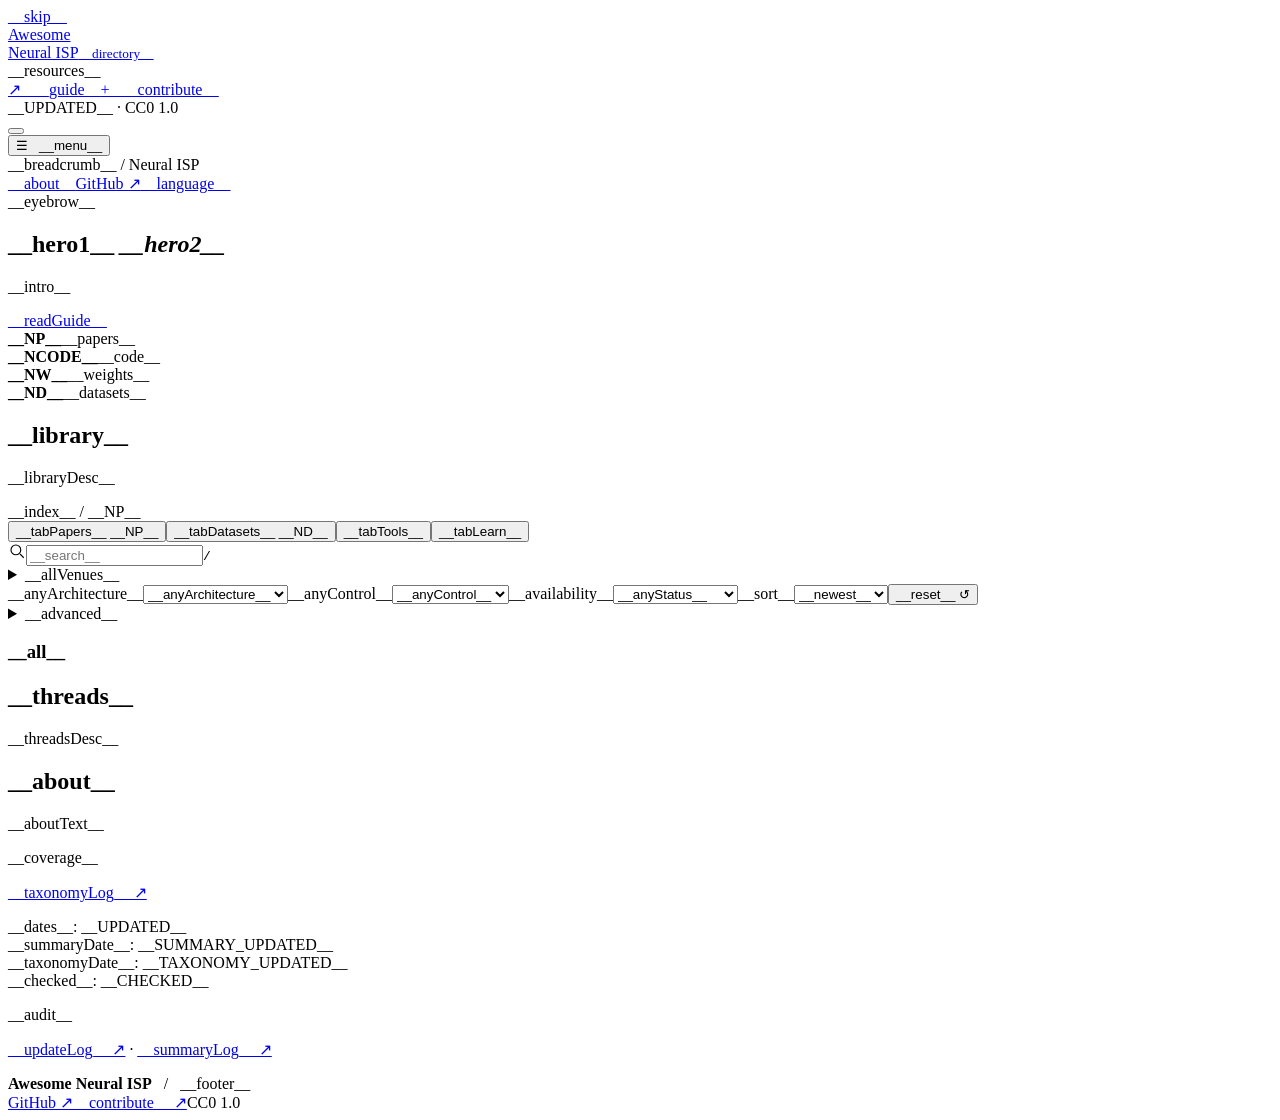
<file: scripts/site_template.html>
<!doctype html>
<html lang="__LANG__">
<head>
<meta charset="utf-8">
<meta name="viewport" content="width=device-width, initial-scale=1">
<meta name="description" content="__intro__">
<meta name="theme-color" content="#f8f9fb">
<title>__TITLE__</title>
<link rel="alternate" hreflang="en" href="index.html">
<link rel="alternate" hreflang="zh-CN" href="zh-CN.html">
<style>__STYLE__</style>
</head>
<body>
<a class="skip" href="#library">__skip__</a>
<aside class="sidebar" id="sidebar" aria-label="__browse__">
<a class="brand" href="#top"><span class="brand-mark" aria-hidden="true"><i></i><i></i><i></i><i></i><i></i><i></i><i></i><i></i><i></i></span><span>Awesome<br>Neural ISP<small>__directory__</small></span></a>
<nav id="topicNav" aria-label="__browse__"></nav>
<div class="sidebar-bottom"><div class="nav-label">__resources__</div><a href="__GUIDE__">↗ &nbsp; __guide__</a><a href="__CONTRIBUTE__">+ &nbsp; __contribute__</a><div class="version">__UPDATED__ · CC0 1.0</div></div>
</aside>
<button class="backdrop" id="backdrop" aria-label="__menu__" tabindex="-1"></button>
<div class="shell" id="top">
<header class="topbar"><button class="menu-button" id="menuButton" aria-controls="sidebar" aria-expanded="false">☰ &nbsp; __menu__</button><div class="trail">__breadcrumb__ <span>/</span> Neural ISP</div><div class="top-links"><a href="#about">__about__</a><a href="__REPO__" target="_blank" rel="noopener noreferrer">GitHub ↗</a><a class="language" id="languageLink" href="__ALT__">__language__</a></div></header>
<main class="content">
<section class="hero" aria-labelledby="hero-title"><div><div class="eyebrow">__eyebrow__</div><h1 id="hero-title">__hero1__ <em>__hero2__</em></h1><p>__intro__</p></div><a class="text-link" href="__GUIDE__">__readGuide__</a></section>
<div class="metrics" aria-label="__library__"><div class="metric"><strong>__NP__</strong><span>__papers__</span></div><div class="metric"><strong>__NCODE__</strong><span>__code__</span></div><div class="metric"><strong>__NW__</strong><span>__weights__</span></div><div class="metric"><strong>__ND__</strong><span>__datasets__</span></div></div>
<noscript><div class="noscript">__noscript__ <a href="__README__">README ↗</a></div></noscript>
<section id="library" aria-labelledby="library-title"><div class="library-heading"><div><h2 id="library-title">__library__</h2><p>__libraryDesc__</p></div><span class="index-label">__index__ / __NP__</span></div>
<div class="tabs" role="group" aria-label="__resources__"><button class="tab" data-view="papers" aria-pressed="true">__tabPapers__ <span>__NP__</span></button><button class="tab" data-view="datasets" aria-pressed="false">__tabDatasets__ <span>__ND__</span></button><button class="tab" data-view="tools" aria-pressed="false">__tabTools__</button><button class="tab" data-view="learn" aria-pressed="false">__tabLearn__</button></div>
<div class="search-toolbar"><div class="search-wrap"><svg width="18" height="18" viewBox="0 0 24 24" fill="none" stroke="currentColor" stroke-width="1.5" aria-hidden="true"><circle cx="10.5" cy="10.5" r="6.5"/><path d="m16 16 5 5"/></svg><input id="search" type="search" placeholder="__search__" aria-label="__searchLabel__" autocomplete="off"><kbd aria-hidden="true">/</kbd></div><div id="activeFilters" class="active-filters" role="group" aria-label="__active__" hidden></div></div>
<div id="paperFilters"><div class="filter-row"><details id="venueFilter" class="venue-filter"><summary id="venueSummary">__allVenues__</summary><div class="venue-panel"><div class="venue-actions"><button type="button" data-venue-preset="vision">__venuePreset__</button><button type="button" class="inline-button" data-venue-clear>__clearVenues__</button></div><p class="venue-help">__venueHelp__</p><div id="venueOptions" role="group" aria-label="__venue__"></div></div></details><label><span class="sr-only">__anyArchitecture__</span><select id="architecture"><option value="all">__anyArchitecture__</option></select></label><label><span class="sr-only">__anyControl__</span><select id="control"><option value="all">__anyControl__</option></select></label><label><span class="sr-only">__availability__</span><select id="status"><option value="all">__anyStatus__</option><option value="WR">__weightsOnly__</option><option value="WRCU">__codeOnly__</option><option value="SN">__unreleased__</option></select></label><label class="sort"><span class="sr-only">__sort__</span><select id="sort"><option value="newest">__newest__</option><option value="ready">__ready__</option><option value="az">__az__</option></select></label><button id="reset" class="reset">__reset__ ↺</button></div>
<details class="advanced-filters" id="advancedFilters"><summary>__advanced__</summary><div class="filter-row"><label><span class="sr-only">__year__</span><select id="year"><option value="all">__anyYear__</option></select></label><label><span class="sr-only">__host__</span><select id="host"><option value="all">__anyHost__</option><option value="repo">GitHub</option><option value="gdrive">Google Drive</option><option value="hf">Hugging Face</option><option value="cn">Baidu / PKU / Quark</option><option value="other">__otherHost__</option></select></label><label><span class="sr-only">__anySupervision__</span><select id="supervision"><option value="all">__anySupervision__</option></select></label><label><span class="sr-only">__anySignal__</span><select id="signal"><option value="all">__anySignal__</option></select></label></div><p class="filter-help">__facetHelp__</p></details></div>
<div class="results-heading"><h3 id="resultTitle">__all__</h3><p id="resultCount" role="status" aria-live="polite"></p></div><div id="categoryDescription" class="category-description" hidden><p id="categoryIntro"></p><details><summary>__classification__</summary><p id="categoryRules"></p><a href="__TAXONOMY_LOG__">__taxonomyLog__ ↗</a></details></div><div id="results"></div><button id="showMore" class="show-more" hidden>__more__ ↓</button></section>
<section class="research-section" aria-labelledby="threads-title"><div class="section-heading"><h2 id="threads-title">__threads__</h2><p>__threadsDesc__</p></div><div class="trend-grid" id="trends"></div></section>
<section class="about" id="about"><div><h2>__about__</h2><p>__aboutText__</p><p>__coverage__</p><p><a href="__TAXONOMY_LOG__">__taxonomyLog__ ↗</a></p></div><div><div class="dates">__dates__: __UPDATED__<br>__summaryDate__: __SUMMARY_UPDATED__<br>__taxonomyDate__: __TAXONOMY_UPDATED__<br>__checked__: __CHECKED__</div><p>__audit__</p><p><a href="__LOG__">__updateLog__ ↗</a> · <a href="__SUMMARY_LOG__">__summaryLog__ ↗</a></p></div></section>
<footer class="footer"><div><b>Awesome Neural ISP</b> &nbsp; / &nbsp; __footer__</div><div><a href="__REPO__">GitHub ↗</a><a href="__CONTRIBUTE__">__contribute__ ↗</a><span>CC0 1.0</span></div></footer>
</main></div>
<script id="library-data" type="application/json">__DATA__</script>
<script>const UI=__UI__;const ALT_FILE='__ALT__';</script>
<script>__SCRIPT__</script>
</body>
</html>
</file>
